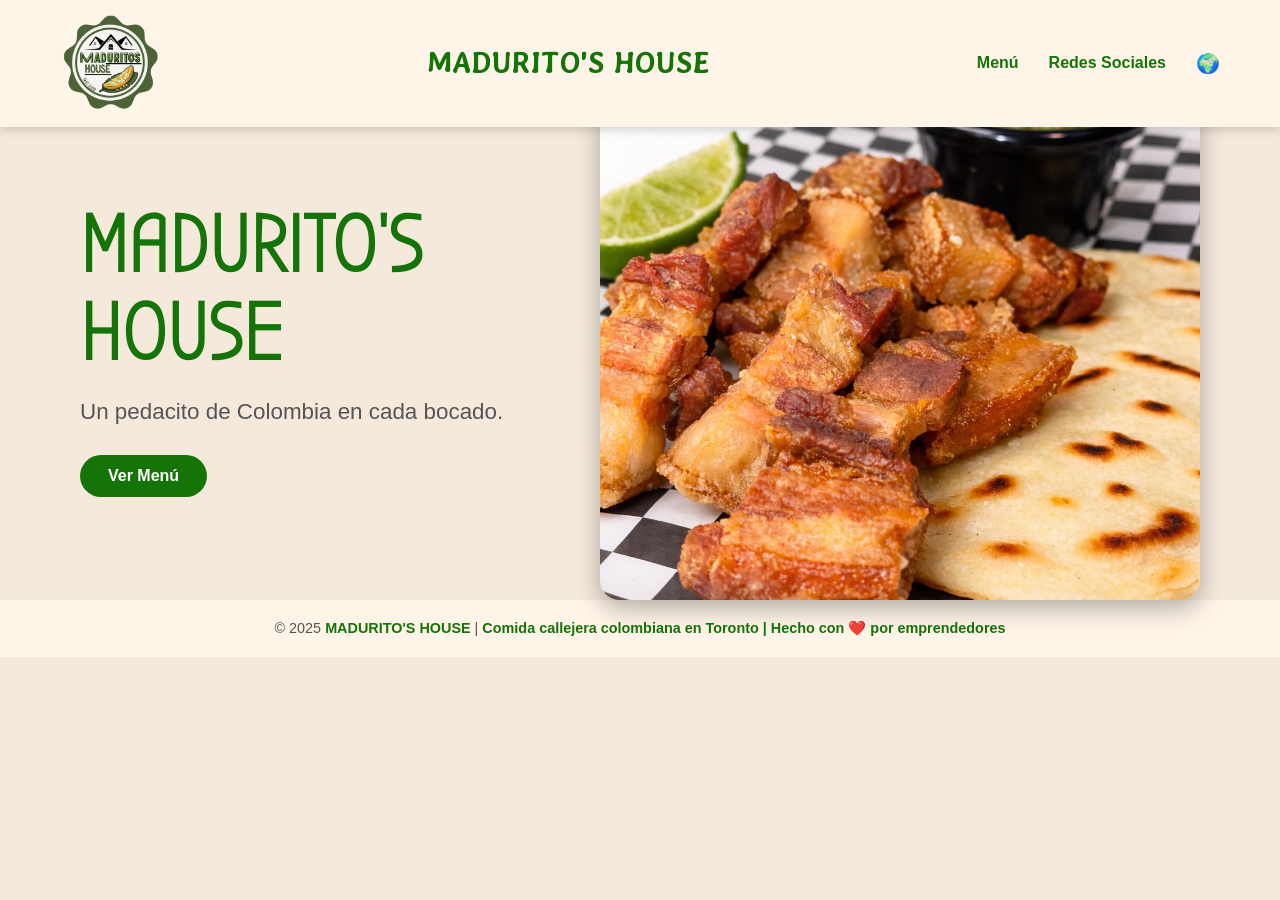
<file: index.html>
<!DOCTYPE html>
<html lang="es">
<head>
  <meta charset="UTF-8" />
  <meta name="viewport" content="width=device-width, initial-scale=1.0" />
  <title>MADURITO'S HOUSE | Comida Colombiana en Toronto</title>
  <link rel="icon" href="Images/MADURITOSNEWLOGO-Photoroom.png?v=2" type="image/x-icon" />

   <!-- Google Fonts -->
  <link rel="preconnect" href="https://fonts.googleapis.com">
  <link rel="preconnect" href="https://fonts.gstatic.com" crossorigin>
  <link href="https://fonts.googleapis.com/css2?family=Averia+Gruesa+Libre&family=Bubbler+One&display=swap" rel="stylesheet">

  <!-- Favicon principal -->
  <link rel="icon" type="image/png" sizes="96x96" href="/favicon-96x96.png?v=2" />
  <link rel="icon" type="image/svg+xml" href="/favicon.svg?v=2" />
  <link rel="shortcut icon" href="/favicon.ico?v=2" />

  <!-- Apple Touch Icon para iOS -->
  <link rel="apple-touch-icon" sizes="180x180" href="/apple-touch-icon.png?v=2" />
  <meta name="apple-mobile-web-app-title" content="MH" />

  <!-- Manifest para PWA / Android -->
  <link rel="manifest" href="/site.webmanifest?v=2" />
  <meta name="theme-color" content="#ffffff" />



<!-- 🔹 SEO y Marketing - MADURITO'S HOUSE -->
  <meta name="description" content="Disfruta el auténtico sabor colombiano en Toronto. Maduros, Desgranados, Perros y mucho mas en Madurito's House. ¡Ordena online o visítanos hoy!" />
  <meta name="keywords" content="comida colombiana, perros, madurito's house, arepas, empanadas, postres, toronto, latino food, colombian food, restaurant" />
  <meta name="author" content="MADURITO'S HOUSE - Juan Camilo Aza Murcia" />
  <meta http-equiv="Content-Language" content="es,en" />

  <!-- 🔹 Open Graph (para Facebook, Instagram y WhatsApp) -->
  <meta property="og:title" content="MADURITO'S HOUSE | Sabor Colombiano en Toronto" />
  <meta property="og:description" content="Comida colombiana hecha con amor. Maduros, Desgranados, Perros y mucho mas. ¡Ordena online en MADURITO'S HOUSE!" />
  <meta property="og:image" content="https://camiloaza08.github.io/Maduritos/Images/MADURITOSHOUSELOGO-removebg-preview.png" />
  <meta property="og:url" content="https://camiloaza08.github.io/Maduritos/" />
  <meta property="og:type" content="restaurant" />
  <meta property="og:locale" content="es_ES" />

  <!-- 🔹 Twitter Cards -->
  <meta name="twitter:card" content="summary_large_image" />
  <meta name="twitter:title" content="MADURITO'S HOUSE - Comida Colombiana en Toronto" />
  <meta name="twitter:description" content="Auténtico sabor colombiano. ¡Ordena online o visítanos hoy!" />
  <meta name="twitter:image" content="https://camiloaza08.github.io/Maduritos/Images/MADURITOSHOUSELOGO-removebg-preview.png" />

  <!-- 🔹 Datos estructurados (Google Schema para restaurante) -->
  <script type="application/ld+json">
  {
    "@context": "https://schema.org",
    "@type": "Restaurant",
    "name": "MADURITO'S HOUSE",
    "image": "https://camiloaza08.github.io/Maduritos/Images/MADURITOSHOUSELOGO-removebg-preview.png",
    "address": {
      "@type": "PostalAddress",
      "streetAddress": "Toronto, Ontario, Canadá",
      "addressLocality": "Toronto",
      "addressCountry": "CA"
    },
    "servesCuisine": "Comida Colombiana, Hamburguesas, Latinoamericana",
    "priceRange": "$$",
    "telephone": "+1 647 295 1328",
    "url": "https://camiloaza08.github.io/Maduritos/",
    "sameAs": [
      "https://www.instagram.com/maduritoshouse?igsh=OWs2dHY0N3c3cGI2&utm_source=qr"
    ]
  }
  </script>
  

  <style>
    /* ======== RESET ======== */
    * {
      margin: 0;
      padding: 0;
      box-sizing: border-box;
    }

    html, body {
      height: 100%;
      overflow: hidden; /* Evita scroll en escritorio */
    }

    body {
      font-family: 'Roboto', sans-serif;
      background-color: #f5e9dc;
      color: #333;
      overflow-x: hidden;
      display: flex;
      flex-direction: column;
    }

    /* ======== HEADER ======== */
    header {
      width: 100%;
      background: #fef4e8;
      color: #147408;
      display: flex;
      justify-content: space-between;
      align-items: center;
      padding: 15px 60px;
      position: fixed;
      top: 0;
      left: 0;
      z-index: 1000;
      box-shadow: 0 2px 10px rgba(0,0,0,0.2);
    }
   


    header .title {
      font-family: 'Averia Gruesa Libre', cursive;
      font-size: 1.8rem;
      font-weight: 800;
      letter-spacing: 1px;
    }

    nav {
      display: flex;
      align-items: center;
      gap: 30px;
    }

    nav a {
      text-decoration: none;
      color: #147408;
      font-weight: 600;
      transition: 0.3s;
    }

    nav a:hover {
      color: #36ea1e;
    }

    /* ======== SELECTOR DE IDIOMA ======== */
    .language-selector {
      position: relative;
    }

    .language-button {
      background: none;
      border: none;
      font-size: 1.2rem;
      cursor: pointer;
      color: #333;
    }

    .language-menu {
      position: absolute;
      top: 35px;
      right: 0;
      background: #fff;
      border-radius: 5px;
      box-shadow: 0 2px 10px rgba(0,0,0,0.2);
      display: none;
      list-style: none;
      padding: 5px 0;
      min-width: 80px;
      z-index: 999;
    }

    .language-menu li {
      padding: 8px 15px;
      cursor: pointer;
      transition: background 0.2s;
    }

    .language-menu li:hover {
      background: #147408;
      color: #fff;
    }

    .language-menu.show {
      display: block;
    }

    /* ======== HERO SECTION ======== */
    main.hero-container {
      display: flex;
      align-items: center;
      justify-content: space-between;
      height: calc(100vh - 120px); /* Header + Footer */
      padding: 100px 80px 0;
      flex: 1;
    }

    .hero-text {
      flex: 1;
      padding-right: 40px;
    }

    .hero-text h1 {
      font-family: 'Bubbler One', sans-serif;
      letter-spacing: 1px;
      font-size: 5rem;
      color: #147408;
      text-transform: uppercase;
      font-weight: 800;
      margin-bottom: 20px;
      line-height: 1.1;
    }



    .hero-text p {
      font-size: 1.4rem;
      color: #555;
      margin-bottom: 30px;
    }

    .hero-text .btn {
      display: inline-block;
      padding: 12px 28px;
      background-color: #147408;
      color: white;
      text-decoration: none;
      border-radius: 30px;
      font-weight: 600;
      transition: 0.3s;
    }

    .hero-text .btn:hover {
      background-color: #147408;
      transform: scale(1.05);
    }

    /* ======== CARRUSEL ======== */
    .hero-carousel {
      position: relative;
      width: 600px;
      height: 500px;
      border-radius: 20px;
      overflow: hidden;
      box-shadow: 0 8px 25px rgba(0,0,0,0.3);
    }

    .hero-carousel img {
      position: absolute;
      top: 0;
      left: 0;
      width: 100%;
      height: 100%;
      object-fit: cover;
      opacity: 0;
      transition: opacity 1s ease-in-out;
    }

    .hero-carousel img.active {
      opacity: 1;
    }

    /* ======== FOOTER ======== */
    footer {
      text-align: center;
      padding: 20px;
      color: #555;
      background-color: #fef4e8;
      font-size: 0.9rem;
      width: 100%;
    }

    footer span {
      color: #147408;
      font-weight: 600;
    }

    /* ======== MODO OSCURO ======== */
    @media (prefers-color-scheme: dark) {
      body {
        background-color: #1b1b1b;
        color: #fff;
      }

      header {
        background: #232323;
        color: white;
        box-shadow: 0 2px 10px rgba(0,0,0,0.5);
      }

      nav a {
        color: #eee;
      }

      nav a:hover {
        color: #147408;
      }

      .language-button {
        color: #fff;
      }

      .language-menu {
        background: #222;
        color: #fff;
      }

      footer {
        background-color: #111;
        color: #bbb;
      }
    }

    /* ======== RESPONSIVO ======== */
@media (max-width: 767px) {
  html, body {
    overflow: auto;
  }

  header {
    flex-direction: row; /* fila */
    justify-content: space-between; /* logo a la izquierda, nav a la derecha */
    align-items: center;
    padding: 10px 20px;
    gap: 0;
  }

  header .title {
    display: none; /* ocultamos el título */
  }

  nav {
    display: flex;
    align-items: center;
    gap: 15px;
    flex-wrap: nowrap;
  }

  nav a {
    font-size: 1rem;
  }

  main.hero-container {
    flex-direction: column;
    height: auto;
    padding: 120px 30px 60px;
    text-align: center;
  }

  .hero-text {
    padding: 30px;
  }

  .hero-text h1 {
    font-size: 3rem;
  }

  .hero-carousel {
    width: 100%;
    height: 300px;
    margin-top: 30px;
    margin-bottom: 30px;
  }
}

/* iPads verticales (Mini, Air, Pro) */
@media (min-width: 768px) and (max-width: 1200px) {
  main.hero-container {
    flex-direction: column;    /* texto arriba, carrusel abajo */
    align-items: center;       /* centra horizontalmente */
    text-align: center;        /* centra el texto */
    height: auto;              /* altura flexible */
    padding-top: 15vh;         /* espacio relativo desde arriba */
    padding-left: 5vw;
    padding-right: 5vw;
    padding-bottom: 5vh;
  }
  header {
    padding: 1px 20px;
  }

  header .title {
    display: none;
  }

  .hero-text {
    padding-bottom: 3vh;       /* separación del carrusel */
  }

  .hero-text h1 {
    font-size: 4.5rem;         /* tamaño adecuado para todos los iPads */
    line-height: 1.1;
  }

  .hero-text p {
    font-size: 1.6rem;         /* párrafo legible */
  }

  .hero-carousel {
    width: 90%;                /* ancho adaptable */
    max-width: 900px;          /* límite máximo para iPad Pro */
    height: 50vh;              /* altura relativa a la pantalla */
    margin-top: 0;
    margin-bottom: 2vh;
  }
}

@media (max-width: 1366px) {
  html, body {
    overflow: auto; /* permite scroll vertical */
    height: auto;   /* altura flexible */
  }
}
/* iPad horizontal */
@media (min-width: 768px) and (max-width: 1200px) and (orientation: landscape) {
  header {
    padding: 0px 15px; /* menos padding */
  }
}
    
  </style>
</head>

<body>
  <!-- ======== HEADER ======== -->
  <header>
    <img src="Images/MADURITOSNEWLOGO-Photoroom.png" alt="logo" width="100px" class="logo"/>
    <h1 class="title">MADURITO'S HOUSE</h1>
    <nav>
      <a href="menu.html" data-i18n="menu">Menú</a>
      <a href="aboutus.html" data-i18n="about">Redes Sociales</a>

      <div class="language-selector">
        <button class="language-button" id="language-button">🌍</button>
        <ul class="language-menu" id="language-menu">
          <li data-lang="es">ES</li>
          <li data-lang="en">EN</li>
        </ul>
      </div>
    </nav>
  </header>

  <!-- ======== CONTENIDO PRINCIPAL ======== -->
  <main class="hero-container">
    <section class="hero-text">
      <h1 data-i18n="title">MADURITO'S<br>HOUSE</h1>
      <p data-i18n="subtitle">Un pedacito de Colombia en cada bocado.</p>
      <a href="menu.html" class="btn" data-i18n="see_menu">Ver Menú</a>
    </section>

    <section class="hero-carousel">
      <img src="Images/CHICHARRON_HOME_IA.jpeg" alt="Chicharrón" class="active">
      <img src="Images/AREPACHOCLO_IA.jpeg" alt="Arepa de Choclo">
      <img src="Images/PERROLOCO_HOME_IA.jpeg" alt="Perro Loco">
      <img src="Images/MADUROMIXTO_IA.jpeg" alt="Maduro Mixto">
      <img src="Images/DESGRANADO_HOME_IA.jpeg" alt="Desgranado">
      <img src="Images/EMPANADASHOME.jpeg" alt="Empanadas">
      <img src="Images/PERROESPECIAL_IA.jpeg" alt="Perro Especial">
      <img src="Images/ALITAS_IA.jpeg" alt="Alitas">

    </section>
  </main>

  <!-- ======== FOOTER ======== -->
  <footer>
    © 2025 <span>MADURITO'S HOUSE</span> | <span data-i18n="footer_text">Comida callejera colombiana en Toronto | Hecho con ❤️ por emprendedores.</span>
  </footer>

  <!-- ======== SCRIPTS ======== -->
  <script>
    /* === Carrusel === */
    const images = document.querySelectorAll('.hero-carousel img');
    let current = 0;
    function changeImage() {
      images[current].classList.remove('active');
      current = (current + 1) % images.length;
      images[current].classList.add('active');
    }
    setInterval(changeImage, 4000);

    /* === Traducciones === */
    const language = {
      es: {
        menu: "Menú",
        about: "Redes Sociales",
        title: "Madurito's\nHouse",
        subtitle: "Un pedacito de Colombia en cada bocado.",
        see_menu: "Ver Menú",
        footer_text: "Comida callejera colombiana en Toronto | Hecho con ❤️ por emprendedores"
      },
      en: {
        menu: "Menu",
        about: "Social Media",
        title: "Madurito's\nHouse",
        subtitle: "A little taste of Colombia in every bite.",
        see_menu: "See Menu",
        footer_text: "Colombian street food in Toronto | Made with ❤️ by entrepreneurs"
      }
    };

    let currentLang = localStorage.getItem('lang') || 'es';

    function updateTexts(lang) {
      document.querySelectorAll('[data-i18n]').forEach(el => {
        const key = el.getAttribute('data-i18n');
        el.textContent = language[lang][key];
      });
    }

    updateTexts(currentLang);

    const langBtn = document.getElementById('language-button');
    const langMenu = document.getElementById('language-menu');

    langBtn.addEventListener('click', () => {
      langMenu.classList.toggle('show');
    });

    langMenu.querySelectorAll('li').forEach(item => {
      item.addEventListener('click', () => {
        const selectedLang = item.getAttribute('data-lang');
        currentLang = selectedLang;
        localStorage.setItem('lang', selectedLang);
        updateTexts(selectedLang);
        langMenu.classList.remove('show');
      });
    });

    document.addEventListener('click', e => {
      if (!langBtn.contains(e.target) && !langMenu.contains(e.target)) {
        langMenu.classList.remove('show');
      }
    });
  </script>
</body>
</html>
</file>
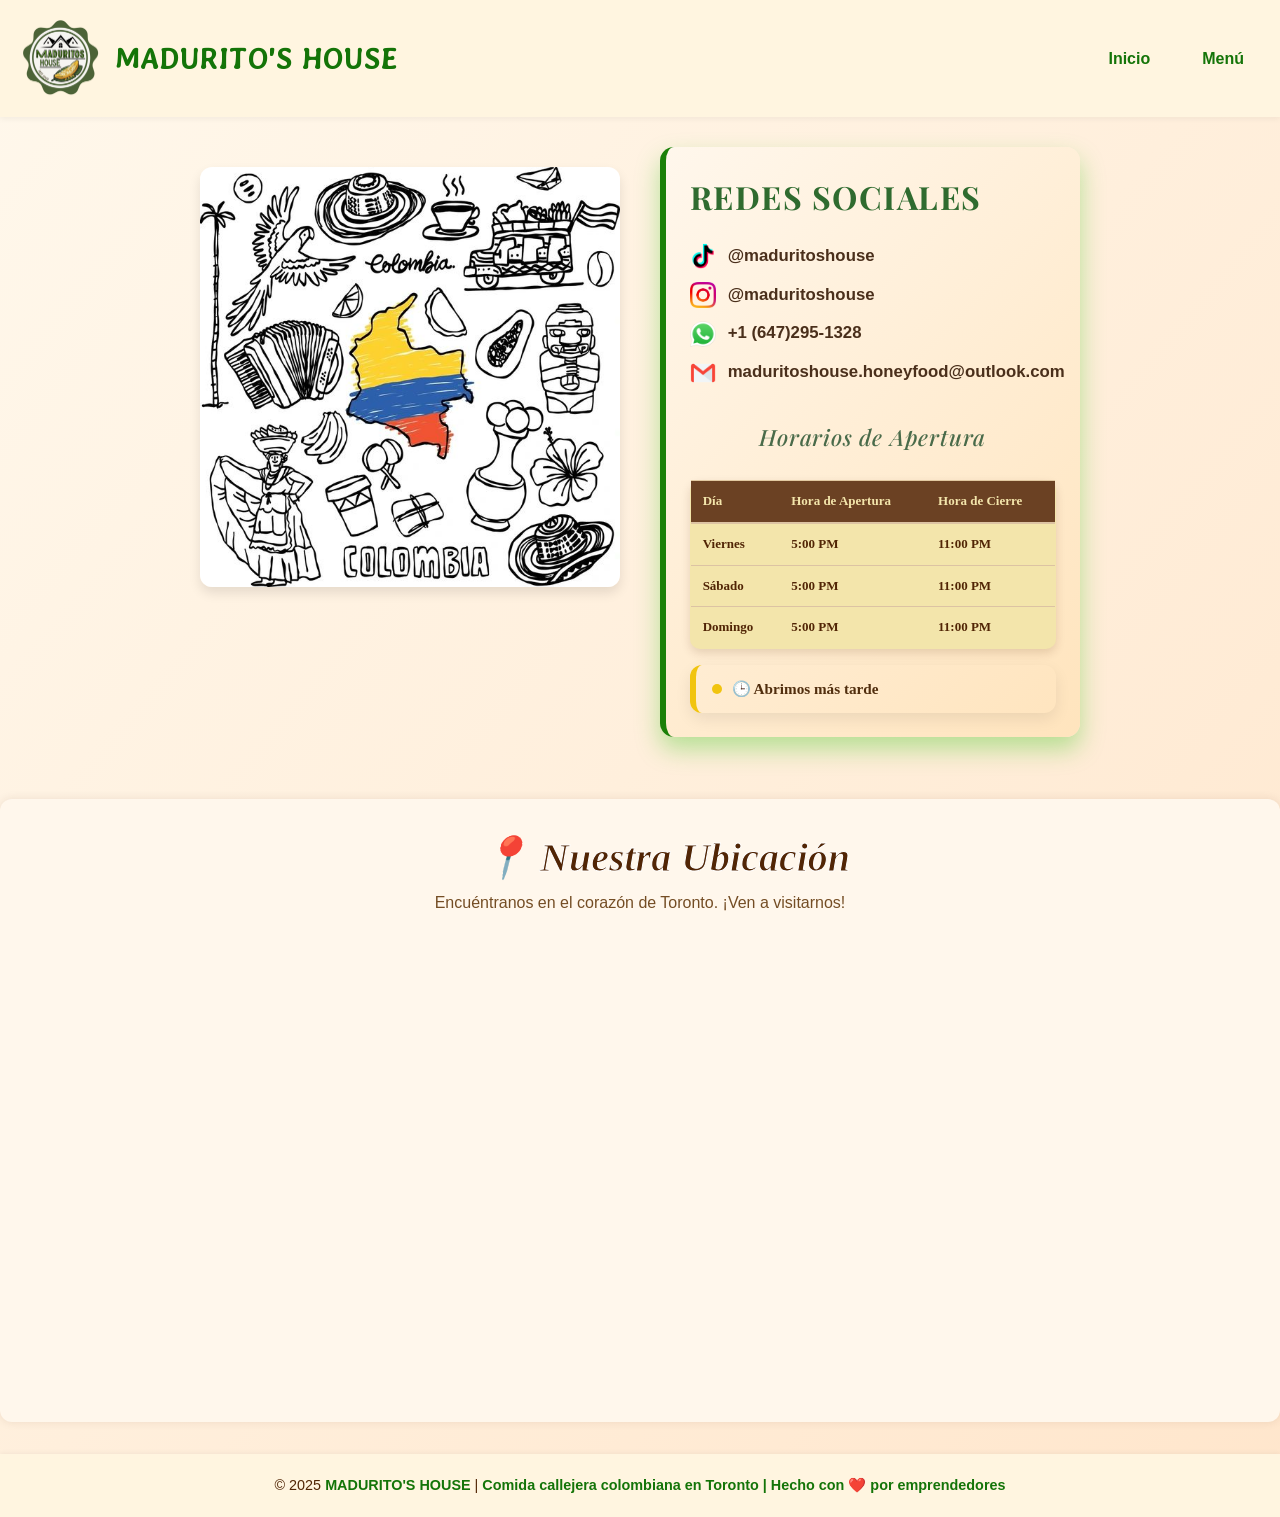
<file: aboutus.html>
<!DOCTYPE html>
<html lang="en">
<head>
    <meta charset="UTF-8">
    <meta name="viewport" content="width=device-width, initial-scale=1.0">
    <title>MADURITO'S HOUSE</title>
    <link rel="icon" href="Images/MADURITOSNEWLOGO-Photoroom.png" type="image/x-icon">
    <link rel="preconnect" href="https://fonts.googleapis.com">
    <link rel="preconnect" href="https://fonts.gstatic.com" crossorigin>
    <link href="https://fonts.googleapis.com/css2?family=Averia+Gruesa+Libre&family=Bubbler+One&display=swap" rel="stylesheet">
    <link href="https://fonts.googleapis.com/css2?family=Playfair+Display:wght@600;700&display=swap" rel="stylesheet">

    <link rel="stylesheet" href="styles.css">
</head>
<body>
    <header class="header">
    <img src="Images/MADURITOSNEWLOGO-Photoroom.png" alt="Madurito's House Logo" class="logo" />
    <h1 class="title" data-i18n="title">HONEY BURGERS</h1>

    <nav class="nav-desktop">
      <a href="index.html" class="nav-link" data-i18n="home">Home</a>
      <a href="menu.html" class="nav-link" data-i18n="menu">Menu</a>
    </nav>

    <div class="hamburger" onclick="toggleMobileMenu()">
      <div class="line"></div>
      <div class="line"></div>
      <div class="line"></div>
    </div>
    <nav id="mobile-menu" class="nav-mobile hidden">
      <a href="index.html" data-i18n="home">Home</a>
      <a href="menu.html" data-i18n="menu">Menu</a>
    </nav>
  </header>

  <div class="content-wrapper">
    <div class="left-column">
      <img src="Images/COLOMBIA.jpeg" alt="Colombia" />
    </div>

    <div class="right-column">
      <h1 class="title" data-i18n="social_media">SOCIAL MEDIA</h1>
      <ul id="socialmedia">
        <li>
          <img src="Images/tiktok.webp" alt="TikTok" class="icon" />
          <a href="https://www.tiktok.com/@maduritoshouse?_r=1&_t=ZS-93IXhvHujOS" target="_blank">@maduritoshouse</a>
        </li>
        <li>
          <img src="Images/instagram.jpg" alt="Instagram" class="icon" />
          <a href="https://www.instagram.com/maduritoshouse?igsh=OWs2dHY0N3c3cGI2&utm_source=qr" target="_blank">@maduritoshouse</a>
        </li>
        <li>
          <img src="Images/Whatsapp.png" alt="WhatsApp" class="icon" />
          <a href="https://wa.me/+16472351328" target="_blank">+1 (647)295-1328</a>
        </li>
        <li>
          <img src="Images/email.webp" alt="Correo" class="icon" />
          <a href="mailto:maduritoshouse.honeyfood@outlook.com">maduritoshouse.honeyfood@outlook.com</a>
        </li>
      </ul>

      <table>
        <caption class="subtitle" data-i18n="opening_hours">Horarios de Apertura</caption>
        <thead>
          <tr>
            <th data-i18n="day">Día</th>
            <th data-i18n="open_time">Hora de Apertura</th>
            <th data-i18n="close_time">Hora de Cierre</th>
          </tr>
        </thead>
        <tbody>
          <tr data-dia="Viernes" class="highlight">
            <td data-i18n="friday">Viernes</td>
            <td>5:00 PM</td>
            <td>11:00 PM</td>
          </tr>
          <tr data-dia="Sábado">
            <td data-i18n="saturday">Sábado</td>
            <td>5:00 PM</td>
            <td>11:00 PM</td>
          </tr>
          <tr data-dia="Domingo" class="highlight">
            <td data-i18n="sunday">Domingo</td>
            <td>5:00 PM</td>
            <td>11:00 PM</td>
          </tr>
        </tbody>
      </table>
      <div id="estado-horario" class="estado-horario"></div>
    </div>
  </div>

  <section class="ubicacion">
    <h2 data-i18n="location">📍 Nuestra Ubicación</h2>
    <p data-i18n="location_text">Encuéntranos en el corazón de Toronto. ¡Ven a visitarnos!</p>
    <iframe src="https://www.google.com/maps/embed?pb=!1m18!1m12!1m3!1d5763.292500654737!2d-79.4220289880967!3d43.75944224543204!2m3!1f0!2f0!3f0!3m2!1i1024!2i768!4f13.1!3m3!1m2!1s0x882b2d7c2b7a13cd%3A0xd89544154be28d34!2s173%20Sheppard%20Ave%20W%2C%20North%20York%2C%20ON%20M2N%201M9!5e0!3m2!1ses-419!2sca!4v1749055995611!5m2!1ses-419!2sca" 
     width="100%" height="450" style="border:0;" allowfullscreen loading="lazy"></iframe>
  </section>

  <footer>
    © 2025 <span>MADURITO'S HOUSE</span> | <span data-i18n="footer_text">Comida callejera colombiana en Toronto | Hecho con ❤️ por emprendedores</span>
  </footer>
  <script src="language.js"></script>
<script>
  function toggleMobileMenu() {
    document.getElementById("mobile-menu").classList.toggle("hidden");
  }

  function updateHorario(lang) {
    const estadoDiv = document.getElementById("estado-horario");
    if (!estadoDiv) return;

    const textos = translations[lang]?.estado || translations.es.estado;

    const diasSemana = [
      "Domingo", "Lunes", "Martes", "Miércoles", "Jueves", "Viernes", "Sábado"
    ];

    const diaActual = diasSemana[new Date().getDay()];

    const horarios = {
      "Viernes": { apertura: "17:00", cierre: "23:00" },
      "Sábado": { apertura: "17:00", cierre: "23:00" },
      "Domingo": { apertura: "17:00", cierre: "23:00" },
    };

    estadoDiv.className = "estado-horario";

    if (!horarios[diaActual]) {
      estadoDiv.textContent = textos.cerradoHoy;
      estadoDiv.classList.add("cerrado");
      return;
    }

    const ahora = new Date();
    const [hA, mA] = horarios[diaActual].apertura.split(":");
    const [hC, mC] = horarios[diaActual].cierre.split(":");

    const apertura = new Date(
      ahora.getFullYear(), ahora.getMonth(), ahora.getDate(), hA, mA
    );
    const cierre = new Date(
      ahora.getFullYear(), ahora.getMonth(), ahora.getDate(), hC, mC
    );

    if (ahora < apertura) {
      estadoDiv.textContent = textos.proximamente;
      estadoDiv.classList.add("proximamente");
    } else if (ahora < cierre) {
      estadoDiv.textContent = textos.abierto;
      estadoDiv.classList.add("abierto");
    } else {
      estadoDiv.textContent = textos.cerrado;
      estadoDiv.classList.add("cerrado");
    }
  }

  document.addEventListener("DOMContentLoaded", () => {
    updateHorario(currentLang);
  });
</script>





</body>
</html>
</file>
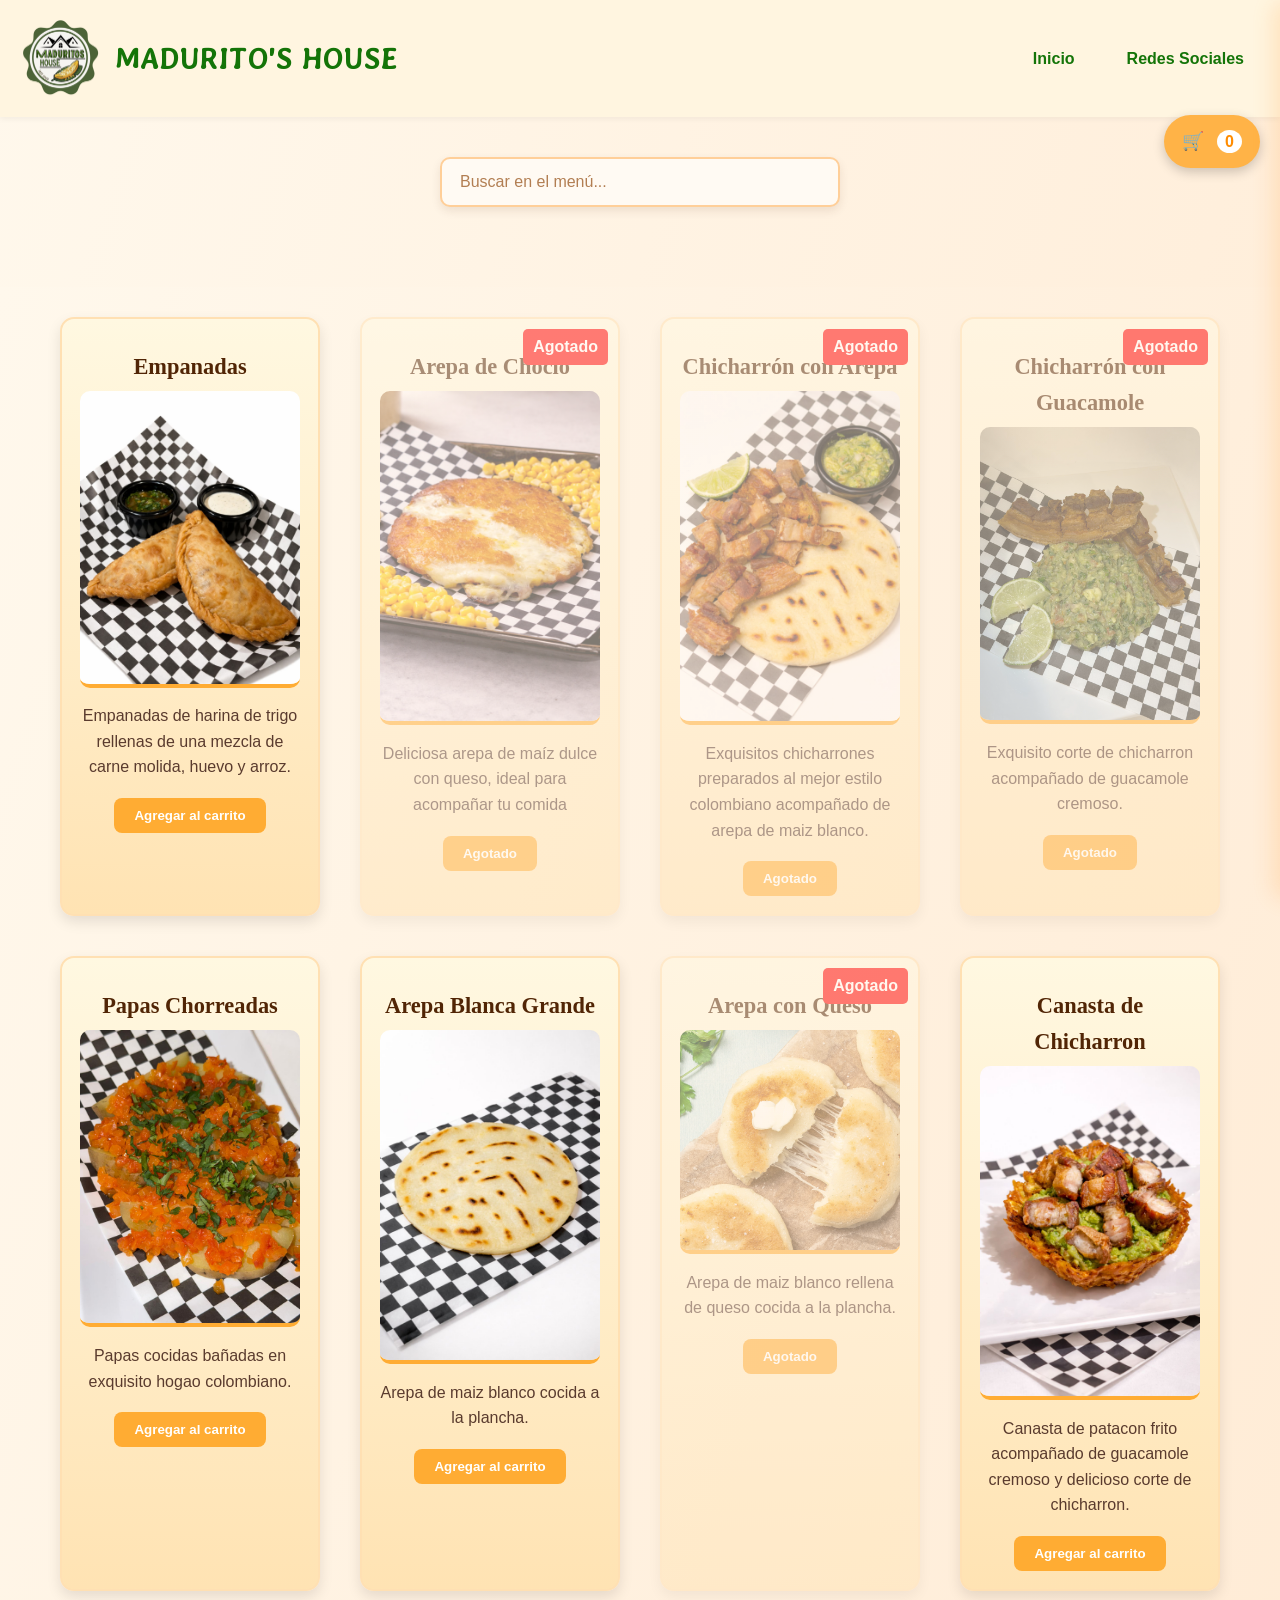
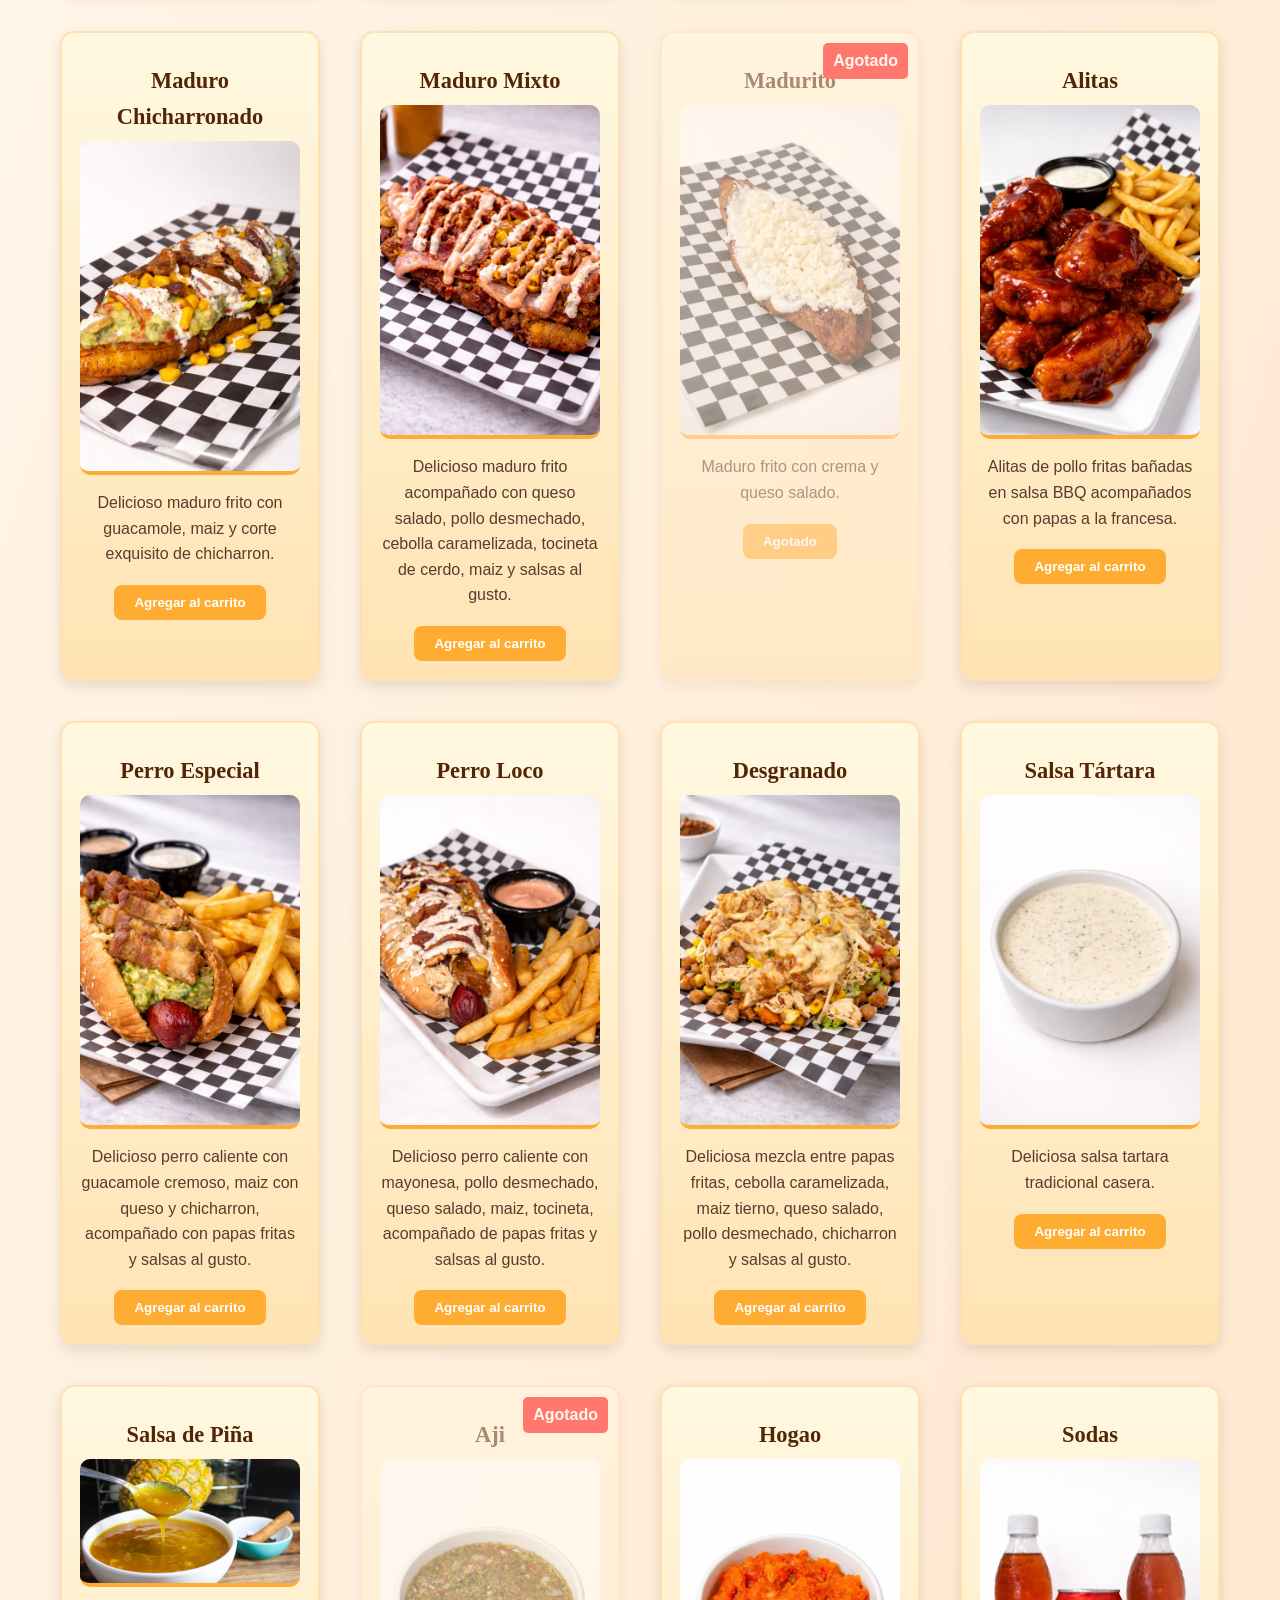
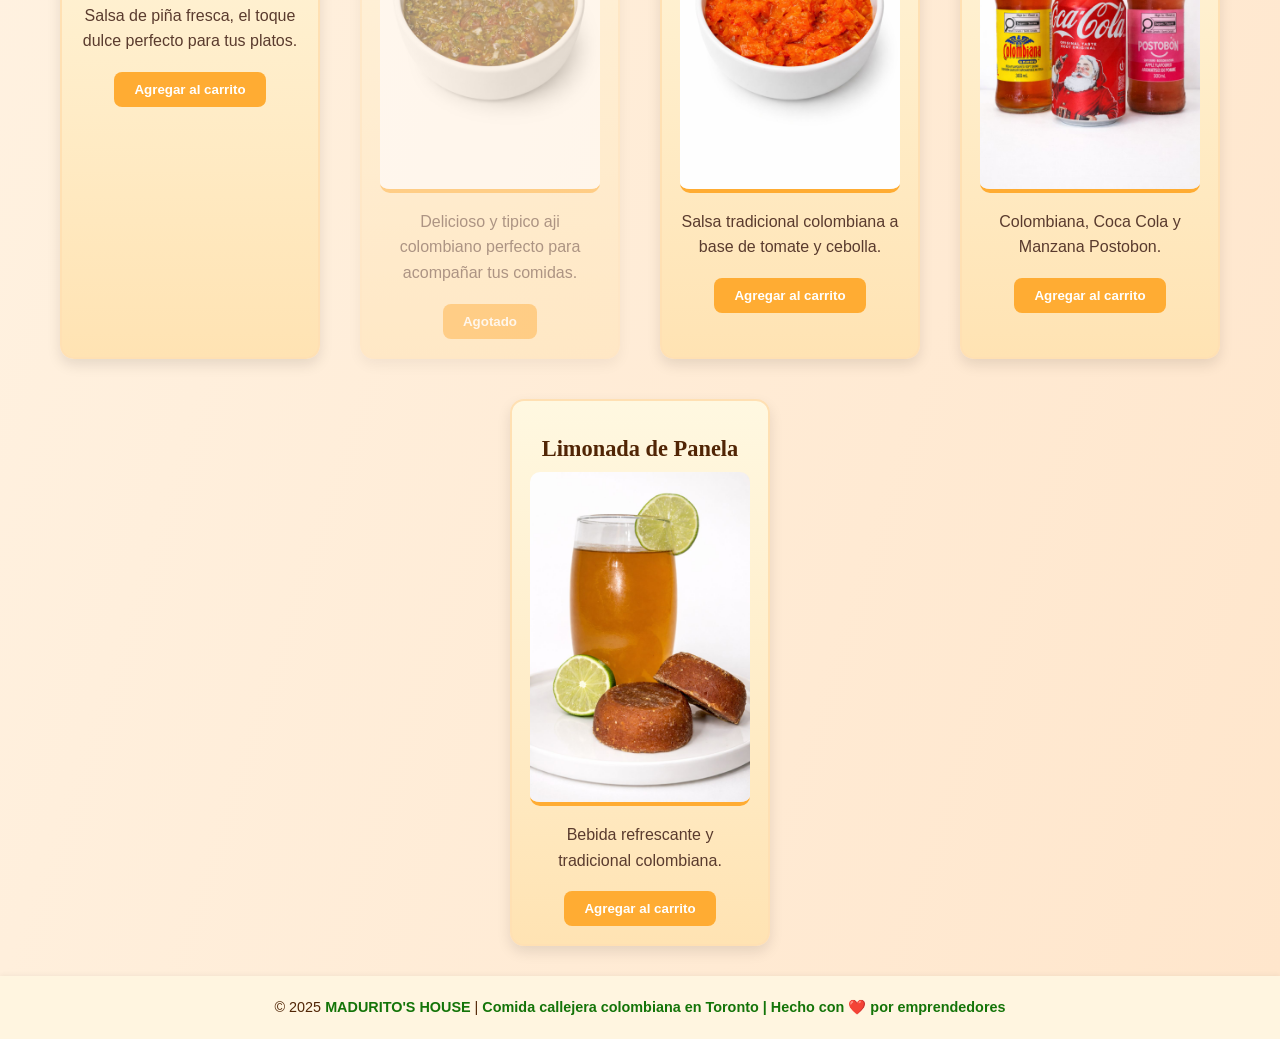
<file: menu.html>
<!DOCTYPE html>
<html lang="en">
    <head>
        <meta charset="UTF-8">
        <meta name="viewport" content="width=device-width, initial-scale=1.0">
        <title>MADURITO'S HOUSE</title>
        <link rel="icon" href="Images/MADURITOSNEWLOGO-Photoroom.png" type="image/x-icon">
        <link rel="preconnect" href="https://fonts.googleapis.com">
        <link rel="preconnect" href="https://fonts.gstatic.com" crossorigin>
        <link href="https://fonts.googleapis.com/css2?family=Averia+Gruesa+Libre&family=Bubbler+One&display=swap" rel="stylesheet">
        <link rel="stylesheet" href="styles.css">
    </head>
    <body>
        <header class="header">
  <img src="Images/MADURITOSNEWLOGO-Photoroom.png" alt="Logo de Honey Food" class="logo" />
  <h1 class="title" data-i18n="title">HONEY BURGERS</h1>

  <!-- Navegación visible en escritorio -->
  <nav class="nav-desktop">
    <a href="index.html" class="nav-link" data-i18n="home">Home</a>
    <a href="aboutus.html" class="nav-link" data-i18n="about_us">Redes Sociales</a>
  </nav>

  <!-- Menú hamburguesa (visible solo en móvil) -->
  <div class="hamburger" onclick="toggleMobileMenu()">
    <div class="line"></div>
    <div class="line"></div>
    <div class="line"></div>
  </div>
  <nav id="mobile-menu" class="nav-mobile hidden">
    <a href="index.html" data-i18n="home">Home</a>
    <a href="aboutus.html" data-i18n="about_us">Redes Sociales</a>
  </nav>
</header>

<!-- Contenedor principal de productos -->
<div class="filtro-menu">
  <input type="text" id="buscador" data-i18n="search_placeholder" placeholder="" />
</div>

<div class="container">
    <!-- Producto 1 -->
  <div class="product-card">
    <h3 data-i18n="product_empanadas">Empanadas</h3>
    <img src="Images/EMPANADAS_IA.jpeg" alt="Empanadas" />
    <p data-i18n="desc_empanadas">Empanadas de harina de trigo rellenas de una mezcla de carne molida, huevo y arroz.</p>
    <button class="add-to-cart" data-product="Empanadas" data-i18n="add_to_cart">Agregar al carrito</button>
  </div>

  <!-- Producto 2 -->
  <div class="product-card">
    <h3 data-i18n="product_arepa_choclo">Arepa de Choclo</h3>
    <img src="Images/AREPACHOCLO_IA.jpeg" alt="Arepa de Choclo" />
    <p data-i18n="desc_arepa_choclo">Deliciosa arepa de maiz dulce con queso, ideal para acompañar tu comida.</p>
    <button class="add-to-cart" data-product="Arepa de Choclo" data-i18n="add_to_cart">Agregar al carrito</button>
  </div>

  <!-- Producto 3 -->
  <div class="product-card">
    <h3 data-i18n="product_chicharron_arepa">Chicharron con Arepa</h3>
    <img src="Images/CHICHARRONCONAREPA_IA.jpeg" alt="Chicharron con Arepa" />
    <p data-i18n="desc_chicharron_arepa">Exquisitos chicharrones preparados al mejor estilo colombiano acompañado de arepa de maiz blanco.</p>
    <button class="add-to-cart" data-product="Chicharron con Arepa" data-i18n="add_to_cart">Agregar al carrito</button>
  </div>

  <!-- Producto 4 -->
  <div class="product-card">
    <h3 data-i18n="product_chicharronguacamole">Chicharron con Guacamole</h3>
    <img src="Images/ChicharronGuacamoleMH.jpeg" alt="Chicharron con Guacamole" />
    <p data-i18n="desc_chicharronguacamole">Exquisito corte de chicharron acompañado de guacamole cremoso.</p>
    <button class="add-to-cart" data-product="Chicharron con Guacamole" data-i18n="add_to_cart">Agregar al carrito</button>
  </div>

  <!-- Producto 5 -->
  <div class="product-card">
    <h3 data-i18n="product_papas_chorreadas">Papas Chorreadas</h3>
    <img src="Images/PAPASCHORREADASMH.jpeg" alt="Papas Chorreadas" />
    <p data-i18n="desc_papas_chorreadas">Papas cocidas bañadas en exquisito hogao Colombiano.</p>
    <button class="add-to-cart" data-product="Papas Chorreadas" data-i18n="add_to_cart">Agregar al carrito</button>
  </div>

  <!-- Producto 6 -->
  <div class="product-card">
    <h3 data-i18n="product_arepa_blanca">Arepa Blanca Grande</h3>
    <img src="Images/AREPAGRANDE_IA.jpeg" alt="Arepa Blanca Grande" />
    <p data-i18n="desc_arepa_blanca">Arepa de maiz blanco cocida a la plancha.</p>
    <button class="add-to-cart" data-product="Arepa Blanca Grande" data-i18n="add_to_cart">Agregar al carrito</button>
  </div>

  <!-- Producto 7 -->
  <div class="product-card">
    <h3 data-i18n="product_arepa_queso">Arepa con Queso</h3>
    <img src="Images/Arepas-con-Queso-Recipe-S4.jpg" alt="Arepa con Queso" />
    <p data-i18n="desc_arepa_queso">Arepa de maiz blanco rellena de queso cocida a la plancha.</p>
    <button class="add-to-cart" data-product="Arepa Blanca con Queso" data-i18n="add_to_cart">Agregar al carrito</button>
  </div>

  <!-- Producto 8 -->
  <div class="product-card">
    <h3 data-i18n="product_patacon">Canasta de Chicharron</h3>
    <img src="Images/CANASTACHICHARRON_IA.jpeg" alt="Canasta de Chicharron" />
    <p data-i18n="desc_patacon">Canasta de patacon frito acompañado de guacamole cremoso y delicioso corte de chicharron.</p>
    <button class="add-to-cart" data-product="Canasta de Chicharron" data-i18n="add_to_cart">Agregar al carrito</button>
  </div>

  <!-- Producto 9 -->
  <div class="product-card">
    <h3 data-i18n="product_madurochicharronado">Maduro Chicharronado</h3>
    <img src="Images/MADUROCHICHARRONADO_IA.jpeg" alt="Maduro Chicharronado" />
    <p data-i18n="desc_madurochicharronado">Delicioso maduro frito con guacamole, maiz y corte exquisito de chicharron.</p>
    <button class="add-to-cart" data-product="Maduro Chicharronado" data-i18n="add_to_cart">Agregar al carrito</button>
  </div>

  <!-- Producto 10 -->
  <div class="product-card">
    <h3 data-i18n="product_maduromixto">Maduro Mixto</h3>
    <img src="Images/MADUROMIXTO_IA.jpeg" alt="Maduro Mixto" />
    <p data-i18n="desc_maduromixto">Delicioso maduro frito acompañado con queso salado, pollo desmechado, cebolla caramelizada, tocineta de cerdo, maiz y salsas al gusto.</p>
    <button class="add-to-cart" data-product="Maduro Mixto" data-i18n="add_to_cart">Agregar al carrito</button>
  </div>

  <!-- Producto 11 -->
  <div class="product-card">
    <h3 data-i18n="product_madurito">Madurito</h3>
    <img src="Images/MADUROCONQUESO_IA.jpeg" alt="Madurito" />
    <p data-i18n="desc_madurito">Maduro frito con crema y queso salado.</p>
    <button class="add-to-cart" data-product="Madurito" data-i18n="add_to_cart">Agregar al carrito</button>
  </div>

  <!-- Producto 12 -->
  <div class="product-card">
    <h3 data-i18n="product_alitas">Alitas</h3>
    <img src="Images/ALITAS_IA.jpeg" alt="Alitas" />
    <p data-i18n="desc_alitas">Alitas de pollo fritas bañadas en salsa BBQ acompañados con papas a la francesa.</p>
    <button class="add-to-cart" data-product="Alitas" data-i18n="add_to_cart">Agregar al carrito</button>
  </div>

  <!-- Producto 13 -->
  <div class="product-card">
    <h3 data-i18n="product_perro_especial">Perro Especial</h3>
    <img src="Images/PERROESPECIAL_IA.jpeg" alt="Perro Especial" />
    <p data-i18n="desc_perro_especial">Delicioso perro caliente con guacamole cremoso, maiz con queso y chicharron, acompañado con papas fritas y salsas al gusto.</p>
    <button class="add-to-cart" data-product="Perro Especial" data-i18n="add_to_cart">Agregar al carrito</button>
  </div>

  <!-- Producto 14 -->
  <div class="product-card">
    <h3 data-i18n="product_perro_loco">Perro Loco</h3>
    <img src="Images/PERROLOCO_IA.jpeg" alt="Perro Loco" />
    <p data-i18n="desc_perro_loco">Delicioso perro caliente con mayosena, pollo desmechado, queso salado, maiz, tocineta, acompañado de papas fritas y salsas al gusto.</p>
    <button class="add-to-cart" data-product="Perro Loco" data-i18n="add_to_cart">Agregar al carrito</button>
  </div>

  <!-- Producto 15 -->
  <div class="product-card">
    <h3 data-i18n="product_desgranado">Desgranado</h3>
    <img src="Images/DESGRANADO_IA.jpeg" alt="Desgranado" />
    <p data-i18n="desc_desgranado">Deliciosa mezcla entre papas fritas, cebolla caramelizada, maiz tierno, queso salado, pollo desmechado, chicharron y salsas al gusto.</p>
    <button class="add-to-cart" data-product="Desgranado" data-i18n="add_to_cart">Agregar al carrito</button>
  </div>

  <!-- Producto 16 -->
  <div class="product-card">
    <h3 data-i18n="product_salsa_tartara">Salsa Tártara</h3>
    <img src="Images/TARTARA_IA.jpeg" alt="Salsa Tártara" />
    <p data-i18n="desc_salsa_tartara">Deliciosa salsa tartara tradicional casera.</p>
    <button class="add-to-cart" data-product="Salsa Tártara" data-i18n="add_to_cart">Agregar al carrito</button>
  </div>

  <!-- Producto 17 -->
  <div class="product-card">
    <h3 data-i18n="product_salsa_pina">Salsa de Piña</h3>
    <img src="Images/piña.jpg" alt="Salsa de Piña" />
    <p data-i18n="desc_salsa_pina">Salsa de piña fresca, el toque dulce perfecto para tus platos.</p>
    <button class="add-to-cart" data-product="Salsa de Piña" data-i18n="add_to_cart">Agregar al carrito</button>
  </div>

  <!-- Producto 18 -->
  <div class="product-card">
    <h3 data-i18n="product_aji">Aji</h3>
    <img src="Images/AJI_IA.jpeg" alt="Aji" />
    <p data-i18n="desc_aji">Delicioso y tipico aji colombiano perfecto para acompañar tus comidas.</p>
    <button class="add-to-cart" data-product="Aji" data-i18n="add_to_cart">Agregar al carrito</button>
  </div>

  <!-- Producto 19 -->
  <div class="product-card">
    <h3 data-i18n="product_hogao">Hogao</h3>
    <img src="Images/HOGAO_IA.jpeg" alt="Hogao" />
    <p data-i18n="desc_hogao">Salsa tradicional colombiana a base de tomate y cebolla.</p>
    <button class="add-to-cart" data-product="Hogao" data-i18n="add_to_cart">Agregar al carrito</button>
  </div>

  <!-- Producto 20 -->
  <div class="product-card">
    <h3 data-i18n="product_sodas">Sodas</h3>
    <img src="Images/SODAS_IA.jpeg" alt="Sodas" />
    <p data-i18n="desc_sodas">Colombiana, Coca Cola y Manzana Postobon.</p>
    <button class="add-to-cart" data-product="Sodas" data-i18n="add_to_cart">Agregar al carrito</button>
  </div>

   <!-- Producto 21 -->
  <div class="product-card">
    <h3 data-i18n="product_limonada">Limonada de Panela</h3>
    <img src="Images/LIMONADAPANELA_IA.jpeg" alt="Limonada de Panela" />
    <p data-i18n="desc_limonada">Bebida refrescante y tradicional colombiana.</p>
    <button class="add-to-cart" data-product="Limonada de Panela" data-i18n="add_to_cart">Agregar al carrito</button>
  </div>

</div>

<!-- Panel flotante del carrito -->
<div id="cart-panel">
  <button class="close-cart" onclick="cerrarCarrito()" aria-label="Cerrar carrito">×</button>
  <h3 data-i18n="your_order">Tu pedido</h3>
  <ul id="cart-items"></ul>
  <button class="btn-enviar" onclick="enviarPedido()" data-i18n="send_order">Enviar pedido por WhatsApp</button>
  <button class="btn-enviar" onclick="vaciarCarrito()" data-i18n="empty_cart">🗑️ Vaciar carrito</button>
</div>

<!-- Botón flotante del carrito -->
<div id="cart-button" onclick="abrirCarrito()" aria-label="Abrir carrito">
  🛒 <span id="cart-count">0</span>
</div>

<!-- Botón volver arriba -->
<button id="scrollTopBtn" aria-label="Volver arriba" >🔝</button>

<footer>
    © 2025 <span>MADURITO'S HOUSE</span> | <span data-i18n="footer_text">Comida callejera colombiana en Toronto | Hecho con ❤️ por emprendedores</span>
  </footer>

  <!-- Modal selección de soda -->
<div id="soda-modal" class="soda-modal hidden">
  <div class="soda-modal-content">

    <h2 data-i18n="escoger_soda">Escoge tu soda</h2>

    <div class="soda-options">

      <button class="soda-option" data-soda="Manzana Postobon">
        <img src="Images/MANZANA_IA.jpeg" alt="Manzana Postobon">
        <span>Manzana Postobon</span>
      </button>

      <button class="soda-option" data-soda="Colombiana">
        <img src="Images/COLOMBIANA_IA.jpeg" alt="Colombiana">
        <span>Colombiana</span>
      </button>

      <button class="soda-option" data-soda="Coca Cola">
        <img src="Images/COCA-COLA_IA.jpeg" alt="Coca Cola">
        <span>Coca Cola</span>
      </button>

    </div>

    <button data-i18n="cancelar_soda" class="close-soda">Cancelar</button>

  </div>
</div>

<script src="language.js"></script>

<!-- Script principal -->
<script>
fetch(`stock.json?v=${Date.now()}`)
  .then(res => res.json())
  .then(stock => {
    const buttons = document.querySelectorAll('.add-to-cart');
    buttons.forEach(button => {
      const productName = button.getAttribute('data-product');
      if (stock.hasOwnProperty(productName) && !stock[productName]) {
        const productCard = button.closest('.product-card');
        if (productCard) {
          productCard.classList.add('sold-out');

          // Usamos tu language.js / translations
          const textoAgotado = translations[currentLang]?.sold_out || "Sold Out";
          productCard.dataset.status = textoAgotado;
        }

        // Opcional: también puedes cambiar el botón
        button.textContent = translations[currentLang]?.sold_out || "Sold Out";
        button.disabled = true;
      }
    });
  })
  .catch(err => console.error('Error cargando stock:', err));

document.addEventListener("DOMContentLoaded", () => {
  const cart = [];
  const precios = {
    "Empanadas": 4.0,
    "Arepa de Choclo": 9.0,
    "Chicharron con Arepa": 11.0,
    "Chicharron con Guacamole":14.5,
    "Papas Chorreadas": 8.0,
    "Arepa Blanca Grande":2.0,
    "Arepa Blanca con Queso":2.0,
    "Canasta de Chicharron": 20.0,
    "Maduro Chicharronado":20.0,
    "Maduro Mixto":20.0,
    "Madurito":8.0,
    "Alitas":20.0,
    "Perro Especial":20.0,
    "Perro Loco":20.0,
    "Desgranado":25.0,
    "Salsa Tártara": 3.0,
    "Salsa de Piña": 3.0,
    "Aji":3.0,
    "Hogao": 3.0,
    "Manzana Postobon":3.0,
    "Colombiana":3.0,
    "Coca Cola":3.0,
    "Limonada de Panela":4.0
  };

  const guardado = localStorage.getItem("carritoHoneyFood");
  if (guardado) cart.push(...JSON.parse(guardado));

  const buscador = document.getElementById("buscador");
  const cards = document.querySelectorAll(".product-card");
  const cartItems = document.getElementById("cart-items");
  const cartCount = document.getElementById("cart-count");
  const scrollTopBtn = document.getElementById("scrollTopBtn");

  // Menú móvil
  window.toggleMobileMenu = () => {
    document.getElementById("mobile-menu")?.classList.toggle("hidden");
  };

  // Hover blur entre tarjetas
  cards.forEach(card => {
    card.addEventListener("mouseenter", () => {
      cards.forEach(other => { if (other !== card) other.classList.add("blurred"); });
    });
    card.addEventListener("mouseleave", () => {
      cards.forEach(other => other.classList.remove("blurred"));
    });
  });

  cards.forEach(card => {
  card.addEventListener("click", e => {
    const isFocused = card.classList.contains("focused");

    // Quita enfoque de todas
    cards.forEach(c => c.classList.remove("focused", "blurred"));

    if (!isFocused) {
      // Enfoca la tarjeta clickeada
      card.classList.add("focused");

      // Desenfoca las otras
      cards.forEach(c => { if (c !== card) c.classList.add("blurred"); });
    }

    e.stopPropagation(); // evita que el click llegue al documento
  });
});

// Click fuera de cualquier tarjeta quita enfoque
document.addEventListener("click", () => {
  cards.forEach(c => c.classList.remove("focused", "blurred"));
});

  // Filtro de búsqueda
  buscador?.addEventListener("input", function () {
    const termino = this.value.toLowerCase();
    cards.forEach(card => {
      const titulo = card.querySelector("h3")?.textContent.toLowerCase() || "";
      const descripcion = card.querySelector("p")?.textContent.toLowerCase() || "";
      card.style.display = (titulo.includes(termino) || descripcion.includes(termino)) ? "block" : "none";
    });
  });

  // Variables para sodas
  const sodaModal = document.getElementById("soda-modal");
  const sodaButtons = document.querySelectorAll(".soda-option");
  const closeSoda = document.querySelector(".close-soda");
  let productoPendiente = null;

  // Función principal para agregar al carrito
  function agregarProducto(nombre){
    const idx = cart.findIndex(item => item.nombre === nombre);
    if (idx >= 0) cart[idx].cantidad++;
    else cart.push({ nombre, cantidad: 1 });
    actualizarCarrito();
    mostrarToast(nombre, "agregado_carrito");
  }

  // Listener de botones "Agregar al carrito"
  document.querySelectorAll(".add-to-cart").forEach(btn => {
    btn.addEventListener("click", () => {
      const nombre = btn.dataset.product;
      if(nombre === "Sodas"){
        productoPendiente = nombre;
        sodaModal.classList.remove("hidden");
      } else {
        agregarProducto(nombre);
      }
    });
  });

  // Selección de soda dentro del modal
  sodaButtons.forEach(btn => {
    btn.addEventListener("click", () => {
      const sodaElegida = btn.dataset.soda;
      sodaModal.classList.add("hidden");
      productoPendiente = null;
      agregarProducto(sodaElegida);
    });
  });

  // Cerrar modal
  closeSoda.addEventListener("click", () => {
    sodaModal.classList.add("hidden");
    productoPendiente = null;
  });

  function actualizarCarrito() {
    cartItems.innerHTML = "";
    let total = 0;
    cart.forEach((item, i) => {
      const precio = precios[item.nombre] ?? 0;
      const subtotal = precio * item.cantidad;
      total += subtotal;

      const li = document.createElement("li");
      li.className = "flex justify-between items-center bg-[#fff7ec] p-3 rounded shadow text-sm";
      li.innerHTML = `
        <div>
          <span class="font-semibold">${item.nombre}</span><br>
          <span class="text-xs text-orange-700">$${precio.toFixed(2)} c/u</span>
        </div>
        <div class="flex flex-col items-end text-xs">
          <div class="flex items-center gap-1 mb-1">
            <button onclick="cambiarCantidad(${i}, -1)" class="px-2 py-0.5 rounded bg-red-100 hover:bg-red-200 text-red-600 border border-red-300">–</button>
            <span class="mx-1">${item.cantidad}</span>
            <button onclick="cambiarCantidad(${i}, 1)" class="px-2 py-0.5 rounded bg-green-100 hover:bg-green-200 text-green-700 border border-green-300">+</button>
          </div>
          <span>Subtotal: $${subtotal.toFixed(2)}</span>
          <button onclick="eliminarDelCarrito(${i})" class="text-white text-xs mt-1 px-2 py-1 rounded bg-gradient-to-r from-orange-400 to-orange-500 hover:from-orange-500 hover:to-orange-600">Eliminar</button>
        </div>`;
      cartItems.appendChild(li);
    });

    const totalDiv = document.createElement("div");
    totalDiv.className = "mt-4 text-right font-bold text-orange-800 border-t pt-2";
    totalDiv.textContent = `Total: $${total.toFixed(2)}`;
    cartItems.appendChild(totalDiv);

    cartCount.textContent = cart.reduce((sum, item) => sum + item.cantidad, 0);
    localStorage.setItem("carritoHoneyFood", JSON.stringify(cart));
  }

  // Funciones globales
  window.cambiarCantidad = (idx, delta) => {
    cart[idx].cantidad += delta;
    if (cart[idx].cantidad <= 0) cart.splice(idx, 1);
    actualizarCarrito();
  };

  window.eliminarDelCarrito = idx => {
    cart.splice(idx, 1);
    actualizarCarrito();
  };

  window.vaciarCarrito = () => {
    cart.length = 0;
    localStorage.removeItem("carritoHoneyFood");
    actualizarCarrito();
    mostrarToast("Carrito vaciado");
  };

  window.enviarPedido = () => {
    if (cart.length === 0) return mostrarToast("Tu carrito está vacío");
    let total = 0;
    const mensaje = "¡Hola! Quiero hacer un pedido:\n\n" + cart.map((item, i) => {
      const precio = precios[item.nombre] ?? 0;
      const subtotal = precio * item.cantidad;
      total += subtotal;
      return `${i + 1}. ${item.nombre} (x${item.cantidad}) - $${subtotal.toFixed(2)}`;
    }).join("\n") + `\n\n🧾 Total: $${total.toFixed(2)}`;
    window.open(`https://wa.me/16472951328?text=${encodeURIComponent(mensaje)}`, "_blank");
    cart.length = 0;
    localStorage.removeItem("carritoHoneyFood");
    actualizarCarrito();
    mostrarToast("Pedido enviado. Carrito reiniciado.");
  };

  window.abrirCarrito = () => {
    const panel = document.getElementById("cart-panel");
    panel?.classList.remove("hidden");
    void panel.offsetWidth;
    panel?.classList.add("visible");
  };

  window.cerrarCarrito = () => {
    const panel = document.getElementById("cart-panel");
    panel?.classList.remove("visible");
    setTimeout(() => panel?.classList.add("hidden"), 300);
  };

  function mostrarToast(producto, keyI18) {
    const toast = document.createElement("div");
    toast.className = "toast";
    const textoI18 = translations[currentLang][keyI18] || keyI18;
    toast.innerText = `${producto} ${textoI18}`;
    toast.style.bottom = `${30 + document.querySelectorAll(".toast").length * 70}px`;
    document.body.appendChild(toast);
    setTimeout(() => toast.classList.add("visible"), 10);
    setTimeout(() => {
      toast.classList.remove("visible");
      setTimeout(() => toast.remove(), 300);
    }, 3000);
  }

  window.addEventListener("scroll", () => {
    if (window.scrollY > 300) {
      scrollTopBtn.classList.add("visible");
    } else {
      scrollTopBtn.classList.remove("visible");
    }
  });

  scrollTopBtn?.addEventListener("click", () => {
    window.scrollTo({ top: 0, behavior: "smooth" });
  });

  actualizarCarrito();
});
</script>

</body>
</html>
</file>
<file: styles.css>
/* General reset */
* {
  margin: 0;
  padding: 0;
  box-sizing: border-box;
}

body {
  font-family: 'Roboto', sans-serif;
  background: linear-gradient(to bottom right, #fff8ec, #ffe6cc);
  color: #333;
  line-height: 1.6;
  min-height: 100vh;
  display: flex;
  flex-direction: column;
}

/* Header */
.header {
  display: flex;
  align-items: center;
  justify-content: space-between;
  padding: 20px;
  background-color: #fff5e0;
  box-shadow: 0 2px 6px rgba(0, 0, 0, 0.05);
}

header .title {
      font-family: 'Averia Gruesa Libre', cursive;
      font-size: 1.8rem;
      font-weight: 800;
      letter-spacing: 1px;
    }


.language-selector,
.language-selector-mobile {
  position: relative; /* para posicionar el menú desplegable */
  display: inline-flex;
  align-items: center;
  gap: 0.5rem;
  margin-left: 1rem;
  font-family: 'Roboto', sans-serif;
  color: #147408;
  font-weight: bold;
  padding: 10px 16px;
  border-radius: 8px;
  cursor: pointer;
  transition: background-color 0.3s ease;
  background-color: transparent; /* igual que links */
  border: none;
  user-select: none;
}

/* Efecto hover para el botón */
.language-selector:hover,
.language-selector-mobile:hover {
  background-color: #36ea1e;
}

/* Estilo para el botón que contiene el ícono del mundo */
#language-button {
  background: transparent;
  border: none;
  font-size: 1.5rem; /* tamaño más visible */
  color: inherit;
  cursor: pointer;
  user-select: none;
  padding: 0;
  display: flex;
  align-items: center;
}

/* Estilos para el menú desplegable */
.language-menu {
  position: absolute;
  top: 120%; /* justo abajo del botón */
  left: 0;
  border: 1px solid #ccc;
  border-radius: 8px;
  box-shadow: 0 2px 6px rgba(0,0,0,0.15);
  list-style: none;
  padding: 0.25rem 0;
  margin: 0;
  width: 60px;
  text-align: center;
  z-index: 1000;
  user-select: none;
}

.language-menu.hidden {
  display: none;
}

.language-menu li {
  padding: 0.5rem 0;
  cursor: pointer;
  font-weight: 700;
  color: #147408;
  outline: none;
}

.language-menu li:hover,
.language-menu li:focus {
  background-color: #ffe4bd;
  outline: none;
}


.logo {
  width: 80px;
  height: auto;
  margin-right: 15px;
}


.title {
  font-size: 2.5rem;
  color: #147408;
  font-weight: 700;
}

/* Hero section */
.hero {
  display: flex;
  flex-wrap: wrap;
  justify-content: space-between;
  align-items: center;
  padding: 50px 10%;
  gap: 40px;
  flex: 1;
}

.hero-text {
  flex: 1;
  min-width: 280px;
}

.hero-text h1 {
  font-size: 2.2rem;
  color: #147408;
  margin-bottom: 15px;
}

.hero-text p {
  font-family: 'Nunito', sans-serif;
  font-size: 1.2rem;
  line-height: 1.75;
  max-width: 1100px;
  margin: 0 auto 25px auto;
  color: #147408;
}



/* Navegación de escritorio */
.nav-desktop {
  display: flex;
  gap: 20px;
  margin-left: auto;
}

.nav-link {
  text-decoration: none;
  color: #147408; /* o #512505 si el fondo es claro */
  font-weight: bold;
  padding: 10px 16px;
  border-radius: 8px;
  background-color: transparent !important; /* quita fondo */
  box-shadow: none !important; /* quita sombra */
  border: none !important; /* quita borde */
  transition: color 0.3s ease;
}

.nav-link:hover,
.nav-link:focus {
  color: #36ea1e;
  background-color: transparent !important; /* sin fondo en hover */
  box-shadow: none !important;
  border: none !important;
  outline: none;
}



/* Hero image */
.hero-image {
  flex: 1;
  min-width: 280px;
  text-align: center;
}

.hero-image img {
  width: 100%;
  max-width: 450px;
  border-radius: 20px;
  box-shadow: 0 10px 20px rgba(0, 0, 0, 0.1);
}

/* Footer */
footer {
  text-align: center;
  padding: 20px;
  background-color: #fff5e0;
  color:#512505 ;
  font-size: 0.9rem;
  box-shadow: 0 -1px 5px rgba(0, 0, 0, 0.05);
}

footer span {
      color: #147408;
      font-weight: 600;
    }

/* ========================================
   RESET GENERAL Y CONFIGURACIONES BÁSICAS
======================================== */
* {
  box-sizing: border-box;
}

.sold-out {
  opacity: 0.5;
  pointer-events: none;
  position: relative;
}

.sold-out::after {
  content: attr(data-status);
  color: white;
  font-weight: bold;
  background-color: red;
  padding: 5px 10px;
  border-radius: 5px;
  position: absolute;
  top: 10px;
  right: 10px;
  font-size: 1rem;
}


/* ========================================
   BUSCADOR DE PRODUCTOS
======================================== */
.filtro-menu {
  text-align: center;
  margin-top: 40px;
}

.filtro-menu input {
  padding: 14px 18px;
  width: 80%;
  max-width: 400px;
  border: 2px solid #ffcf99;
  border-radius: 10px;
  font-size: 1em;
  background: #fffaf3;
  color: #512505;
  box-shadow: 0 4px 10px rgba(80, 40, 10, 0.1);
  transition: box-shadow 0.3s ease, border-color 0.3s ease;
  font-family: 'Roboto', sans-serif;
}

.filtro-menu input::placeholder {
  color: #b27e52;
}

.filtro-menu input:focus {
  outline: none;
  border-color: #ffa94d;
  box-shadow: 0 0 12px rgba(255, 175, 80, 0.3);
}

/* ========================================
   BOTÓN "AÑADIR AL CARRITO"
======================================== */
.add-to-cart {
  margin-top: 10px;
  padding: 10px 20px;
  background-color: #ffac33;
  border: none;
  color: #fff;
  font-weight: bold;
  border-radius: 8px;
  cursor: pointer;
  transition: background 0.3s;
}

.add-to-cart:hover {
  background-color: #e69500;
}

/* ========================================
   BOTÓN FLOTANTE DEL CARRITO
======================================== */
#cart-button {
  position: fixed;
  top: 115px;
  right: 20px;
  background-color: #ffb347;
  color: white;
  font-weight: bold;
  font-size: 18px;
  padding: 12px 18px;
  border-radius: 30px;
  box-shadow: 0 4px 12px rgba(0,0,0,0.2);
  cursor: pointer;
  z-index: 999;
  transition: background 0.3s ease;
}

#cart-button:hover {
  background-color: #ffa726;
}

#cart-count {
  background-color: white;
  color: #ff8c00;
  font-size: 16px;
  border-radius: 50%;
  padding: 3px 8px;
  margin-left: 8px;
}

/* ========================================
   PANEL FLOTANTE DEL CARRITO
======================================== */
#cart-panel {
  position: fixed;
  top: 0;
  right: 0;
  width: 350px;
  height: 100%;
  background: rgba(255, 255, 255, 0.25);
  backdrop-filter: blur(15px);
  -webkit-backdrop-filter: blur(15px);
  border: 1px solid rgba(255, 255, 255, 0.3);
   border-radius: 16px 0 0 16px;
  box-shadow: -8px 0 20px rgba(255, 165, 70, 0.2);
  transform: translateX(100%);
  transition: transform 0.3s ease;
  z-index: 9999;
  padding: 25px;
  border-left: 2px solid rgba(255, 195, 120, 0.3);
  display: flex;
  flex-direction: column;
  font-family: 'Georgia', serif;
}

#cart-panel.visible {
  transform: translateX(0);
}

#cart-panel h3 {
  color: #512505;
  font-size: 1.6em;
  margin-bottom: 20px;
  display: flex;
  align-items: center;
  gap: 10px;
}

#cart-panel h3::before {
  content: "🛒";
  font-size: 1.2em;
}

#cart-items {
  flex: 1;
  overflow-y: auto;
  list-style: none;
  padding: 0;
  margin: 0 0 20px 0;
}

#cart-items li {
  background: rgba(255, 239, 210, 0.8);
  margin-bottom: 12px;
  padding: 10px 12px;
  border-radius: 10px;
  display: flex;
  justify-content: space-between;
  align-items: center;
  font-size: 15px;
  color: #5a2f00;
  box-shadow: 0 2px 5px rgba(80, 40, 10, 0.1);
}

#cart-items button {
  background: #ff704d;
  border: none;
  color: white;
  font-size: 14px;
  padding: 6px 10px;
  border-radius: 8px;
  cursor: pointer;
  transition: background 0.3s;
}

#cart-items button:hover {
  background: #e6523d;
}



/* Botones principales */
#cart-panel button button:not(.close-cart) {
  margin-bottom: 12px;
  padding: 12px 18px;
  width: 100%;
  background: linear-gradient(135deg, #ffa94d, #ff7e33);
  border: none;
  color: white;
  font-weight: bold;
  border-radius: 12px;
  cursor: pointer;
  font-size: 1em;
  box-shadow: 0 4px 10px rgba(255, 135, 40, 0.25);
  transition: background 0.3s, transform 0.2s;
}

#cart-panel button:hover {
  background: linear-gradient(135deg, #ff922b, #ff681a);
  transform: translateY(-2px);
}

/* Botón X para cerrar carrito */
.close-cart {
  position: absolute;
  top: 12px;
  right: 16px;
  font-size: 26px;
  font-weight: bold;
  color: #512505;
  background: none;
  border: none;
  padding: 0;
  line-height: 1;
  width: auto;
  height: auto;
  z-index: 10000;
  cursor: pointer;
  transition: color 0.3s ease, transform 0.2s ease;
}

.close-cart:hover {
  color: #ff8c00;
  transform: rotate(90deg);
}

.toast {
  position: fixed;
  bottom: 30px;
  right: 30px;
  background: linear-gradient(135deg, #ffa94d, #ff6b6b);
  color: #fff;
  padding: 15px 20px;
  border-radius: 12px;
  box-shadow: 0 5px 15px rgba(0, 0, 0, 0.2);
  font-family: 'Roboto', sans-serif;
  font-size: 14px;
  opacity: 0;
  transform: translateY(30px);
  pointer-events: none;
  transition: all 0.4s ease;
  z-index: 9999;
}

.toast.visible {
  opacity: 1;
  transform: translateY(0);
  pointer-events: auto;
}

.qty-button {
  width: 28px;
  height: 28px;
  border-radius: 50%;
  border: 1px solid #e0a958;
  background-color: #fff7ec;
  color: #d97706;
  font-size: 18px;
  line-height: 1;
  text-align: center;
  transition: all 0.2s ease;
  box-shadow: 0 1px 3px rgba(0, 0, 0, 0.1);
}

.qty-button:hover {
  background-color: #ffe4bd;
  transform: scale(1.1);
  cursor: pointer;
}

#scrollTopBtn {
  
  position: fixed;
  bottom: 20px;
  right: 20px;
  z-index: 100;
  background: linear-gradient(to right, #ffa500, #ff7f00);
  color: white;
  font-size: 1.5rem;
  width: 3rem;
  height: 3rem;
  border-radius: 50%;
  box-shadow: 0 4px 6px rgba(0,0,0,0.3);
  transition: all 0.3s ease;
  opacity: 0;
  pointer-events: none;
  border: none;
}

#scrollTopBtn.visible {
  opacity: 1;
  pointer-events: auto;
}



.btn-enviar {
  margin-bottom: 12px;
  padding: 12px 18px;
  width: 100%;
  background: linear-gradient(135deg, #ffa94d, #ff7e33);
  border: none;
  color: white;
  font-weight: bold;
  border-radius: 12px;
  cursor: pointer;
  font-size: 1em;
  box-shadow: 0 4px 10px rgba(255, 135, 40, 0.25);
  transition: background 0.3s, transform 0.2s;
}

.btn-enviar:hover {
  background: linear-gradient(135deg, #ff922b, #ff681a);
  transform: translateY(-2px);
}





.container {
    margin-top: 80px;
    display: flex;
    flex-wrap: wrap;
    justify-content: center;
    gap: 40px;
    padding: 30px;
    background: linear-gradient(to bottom right, #fff8ec, #ffe6cc);
 /* fondo cálido suave */
}

/* Tarjeta de cada producto */
.product-card {
    width: 260px;
    text-align: center;
    background: linear-gradient(to bottom,#fff8e1, #ffe3b3); /* degradado cálido */
    border-radius: 14px;
    box-shadow: 0 6px 14px rgba(0, 0, 0, 0.1);
    padding: 18px;
    transition: transform 0.3s ease, box-shadow 0.3s ease;
    border: 2px solid #ffe0b3;
}

/* Hover de las tarjetas */
.product-card:hover {
    transform: translateY(-8px) scale(1.04);
    box-shadow: 0 12px 24px rgba(255, 140, 0, 0.2);
}

.product-card.blurred {
  filter: blur(2px);
  transition: filter 0.3s ease;
}

.product-card:hover {
  transform: scale(1.05);
  z-index: 1;
}


/* Estilo de la imagen */
.product-card img {
    width: 100%;
    height: auto;
    border-radius: 10px;
    border-bottom: 4px solid #ffac33;
    transition: transform 0.3s ease;
}

.product-card:hover img {
    transform: scale(1.08);
}

/* Título del producto */
.product-card h3 {
    margin: 12px 0 6px;
    font-size: 1.4em;
    color: #512505;
    font-weight: 700;
    font-family: 'Georgia', serif;
}

/* Descripción del producto */
.product-card p {
    margin: 8px 0;
    font-size: 1em;
    color: #5a3b2e;
    font-family: 'Roboto', sans-serif;
}

/* Estilos generales para el menú */
.container1 {
    position: relative;
}


/* Menú desplegable */
#menu {
    display: none;
    list-style-type: none;
    padding: 0;
    margin: 0;
    position: fixed;
    top: 35px;
    left: 0;
    background-color: transparent;
    width: 100px;
    box-shadow: none;
    z-index: 999;
}

#menu li {
    margin: 0;
    padding: 0;
    border: none;
    background-color: transparent;
    opacity: 0;
    transform: translateX(-10px);
    animation: slideIn 0.4s ease forwards;
    animation-delay: calc(0.1s * var(--i));
}


#menu li a {
    display: block;
    color: #f3e5ab;
    padding: 0;
    margin: 0;
    background-color: transparent;
    border: none;
    text-decoration: none;
    font-weight: bold;
    font-family: 'Arial', sans-serif;
}

#menu li a:hover {
    background-color: transparent;
    color: #512505;
}

/* Clase para ocultar el menú */
.hidden {
    display: none;
}

.hamburger {
  display: none; /* Visible solo en móvil */
  flex-direction: column;
  cursor: pointer;
  padding: 10px;
  z-index: 1001;
}

.hamburger .line {
  width: 25px;
  height: 3px;
  background-color: #512505;
  margin: 4px 0;
}
/* Menú móvil oculto por defecto */
.nav-mobile {
  display: flex;
  flex-direction: column;
  position: fixed;
  top: 70px;
  left: 0;
  background-color: #512505;
  width: 100%;
  padding: 20px;
  z-index: 1000;
}
.nav-mobile a {
  color: #f3e5ab;
  padding: 10px 0;
  text-decoration: none;
  font-size: 1.2em;
}

.nav-mobile a:hover {
  background-color: #ff8c00;
  color: #fff;
}

/* Hacer el menú visible cuando se activa el toggle */
#menu:not(.hidden) {
    display: block;
}


.logo-text {
  display: block;
  width: 100%;
  height: auto;
  margin: 0;
  padding: 0;
  position: relative; /* o simplemente elimina esta línea */
  top: 0;
  left: 0;
}


/*----------------------------Home Page--------------------------------*/
/* Contenedor de columnas principales */
.main-columns {
  display: flex;
  justify-content: space-between;
  gap: 2rem;
  padding: 2rem;
  background: linear-gradient(135deg, #fff7ec, #ffe4bd);
  border-radius: 20px;
  box-shadow: 0 12px 24px rgba(255, 140, 0, 0.2);
  flex-wrap: wrap;
}

/* Columna de platillos y testimonios */
.featured-dishes,
.testimonials {
  width: 48%;
  font-family: 'Georgia', serif;
  color: #3e261a;
}

/* Título de sección */
.featured-dishes h1,
.testimonials h1 {
  font-size: 2rem;
  margin-bottom: 1rem;
  color: #b56a00;
  text-align: center;
}

/* Grid para platillos */
.featured-dishes-grid {
  display: grid;
  grid-template-columns: repeat(2, 1fr);
  gap: 1.5rem;
}

/* Estilo individual de platillo */
.hero-image {
  background-color: #fffaf0;
  border-radius: 14px;
  padding: 1rem;
  box-shadow: 0 8px 16px rgba(0, 0, 0, 0.07);
  transition: transform 0.3s ease, box-shadow 0.3s ease;
}

.hero-image:hover {
  transform: translateY(-5px);
  box-shadow: 0 12px 20px rgba(255, 140, 0, 0.25);
}

.hero-image img {
  width: 100%;
  height: 120px;
  object-fit: cover;
  border-radius: 10px;
  margin-bottom: 0.5rem;
}

.hero-image h3 {
  margin: 0.5rem 0;
  font-size: 1.2rem;
  color: #d68c00;
}

/* Estilo para testimonios */
.testimonials blockquote {
  background-color: #fffdf8;
  border-left: 5px solid #ffa726;
  padding: 1rem 1.5rem;
  margin-bottom: 1.5rem;
  border-radius: 10px;
  font-style: italic;
  box-shadow: 0 6px 12px rgba(0, 0, 0, 0.05);
  transition: transform 0.3s ease, box-shadow 0.3s ease;
}

.testimonials blockquote:hover {
  transform: scale(1.03);
  box-shadow: 0 8px 16px rgba(0, 0, 0, 0.1);
}

.testimonials cite {
  display: block;
  margin-top: 0.5rem;
  font-weight: bold;
  color: #6b4f3b;
}


/* General style for the paragraph */
#principal {
    font-size: 1.4em;
    color: #3e2723;
    line-height: 1.75;
    padding: 20px;
    border-radius: 15px;
    margin: 0;
    max-width: 950px;
    box-shadow: 0 10px 30px rgba(0, 0, 0, 0.1);
    text-align: justify;
    font-family: 'Roboto', sans-serif;
    margin-left: -30px;
}
#principal:hover {
    color: #000000;
    transform: translateX(10px);
    transition: all 0.3s ease;
}

/* Orden de la lista */
ol {
    font-size: 1.25em;
    color: #3e2723;
    line-height: 1.75;
    margin: 0;
    max-width: 950px;
    padding-left: 35px;
    text-align: left;
    border-radius: 15px;
    box-shadow: 0 10px 30px rgba(0, 0, 0, 0.1);
    margin-top: -100px;
    margin-left: -10px;
}

ol li {
    margin-bottom: 15px;
    font-family: 'Roboto', sans-serif;
    font-weight: bold;
    color: #3e2723;
    position: relative;
    padding-left: 50px;
}

ol li:hover {
    color: #ff7043;
    transform: translateX(10px);
    transition: all 0.3s ease;
}

/* Estilo para los h2 */
h2 {
    text-align: left;
    color: #147408;
    font-size: 2.5em;
    margin-left: 50px;
    font-style: italic;
    font-family: 'Georgia', serif;
    -webkit-text-stroke: 1px #ffffff;
    position: relative;
    margin-top: -5px;
}

/* Agregar un poco de espacio en la parte inferior */
h2 + .content-wrapper {
    margin-top: 40px;
}

/* Estilo para el h2 con el id "how-works" */
#how-works {
    position: relative;
    top: -110px;
    margin-bottom: auto;
}

/*---------------------------ABOUT US-----------------------------*/

/* Contenedor principal */
/*----------- CONTENEDOR GENERAL -----------*/
.content-wrapper {
    display: flex;
    justify-content: center;
    align-items: flex-start;
    margin: 30px auto;
    gap: 40px;
    flex: 1;
    flex-wrap: wrap;
    max-width: 1200px;
    padding: 0 20px;
}

/*----------- COLUMNA IZQUIERDA -----------*/
.left-column {
    flex: 1;
    min-width: 280px;
    max-width: 48%;
    margin-top: 20px;
}

.left-column img {
    width: 100%;
    max-height: 420px;
    object-fit: cover;
    border-radius: 12px;
    box-shadow: 0 6px 12px rgba(0, 0, 0, 0.1);
    transition: transform 0.3s ease;
}

.left-column img:hover {
    transform: scale(1.02);
}

/*----------- COLUMNA DERECHA -----------*/
.right-column {
    flex: 1;
    max-width: 420px;
    padding: 24px;
    font-size: 14px;
    background: linear-gradient(135deg, #fff7ec, #ffe4bd); /* más suave y elegante */
    border-left: 6px solid #1a8008;
    border-radius: 14px;
    box-shadow: 0 12px 24px rgba(45, 197, 18, 0.35);
    font-family: 'Georgia', serif;
    color: #3e261a;
    text-align: justify;
    transition: transform 0.3s ease, box-shadow 0.3s ease;
}

.right-column .title {
  font-family: "Playfair Display", serif;
  font-size: 2rem;
  font-weight: 700;
  color: #2f6b2f; /* verde elegante */
  letter-spacing: 1.5px;
  margin-bottom: 18px;
  text-transform: uppercase;
}

.right-column .subtitle {
  font-family: "Playfair Display", serif;
  font-size: 1.4rem;          /* más pequeño */
  font-weight: 500;           /* menos pesado */
  color: #4a6b4a;             /* verde más suave */
  letter-spacing: 0.8px;      /* más sutil */
  margin-bottom: 14px;
  text-transform: none;       /* quita mayúsculas */
}





.right-column:hover {
    transform: translateY(-5px);
    box-shadow: 0 18px 36px rgba(45, 197, 18, 0.45);
}

/*----------- SOCIAL MEDIA -----------*/
#socialmedia {
    list-style: none;
    padding: 0;
    margin-top: 20px;
}

#socialmedia li {
    margin-bottom: 12px;
    display: flex;
    align-items: center;
    gap: 12px;
    transition: transform 0.3s ease, box-shadow 0.3s ease;
}

#socialmedia li img.icon {
    width: 26px;
    height: 26px;
    flex-shrink: 0;
}

#socialmedia li:hover {
    transform: scale(1.05);
}

#socialmedia li a {
    color: #4a2f1b;
    text-decoration: none;
    font-weight: 600;
    font-size: 1.2em;
    font-family: 'Montserrat', sans-serif;
    display: flex;
    align-items: center;
    gap: 10px;
    transition: color 0.3s ease;
}

#socialmedia li a:hover {
    color: #1a8008;
}

/*----------- TABLA -----------*/
table {
    width: 100%;
    margin-top: 24px;
    border: 1px solid #e2c9a1;
    border-collapse: collapse;
    font-family: 'Georgia', serif;
    color: #512505;
    font-weight: bold;
    background-color: #f3e5ab;
    font-size: 13px;
    box-shadow: 0 4px 10px rgba(81, 37, 5, 0.15);
    border-radius: 10px;
    overflow: hidden;
}

table caption {
    font-size: 2em;
    font-weight: bold;
    margin-bottom: 10px;
    padding: 10px 0;
    color: #512505;
    font-style: italic;
    /*-webkit-text-stroke: 0.5px #ffffff;*/
}

table thead th {
    background-color: #6b4123;
    color: #f3e5ab;
    font-weight: bold;
    padding: 10px 12px;
    text-align: left;
    border-bottom: 2px solid #dcc3a3;
}

table tbody td {
    padding: 10px 12px;
    border-bottom: 1px solid #dcc3a3;
}

tr.highlight {
    background-color: transparent;
    font-weight: bold;
    color: #512505;
}

tbody tr:hover {
    background-color: #402c13;
    color: #fff;
    transition: background-color 0.3s ease;
}

@keyframes pulse {
  0% { box-shadow: 0 0 10px rgba(211, 126, 4, 0.3); }
  50% { box-shadow: 0 0 20px rgba(211, 126, 4, 0.6); }
  100% { box-shadow: 0 0 10px rgba(211, 126, 4, 0.3); }
}

.ubicacion {
  background: #fff7ec;
  padding: 2rem;
  border-radius: 12px;
  box-shadow: 0 0 10px rgba(80, 40, 10, 0.1);
  margin: 2rem 0;            /* Quitamos "auto" para permitir ancho completo */
  width: 100%;               /* Que abarque todo */
  text-align: center;
}

.ubicacion h2 {
  font-family: Georgia, serif;
  color: #512505;
  text-align: center;
}

.ubicacion p {
  margin-bottom: 1rem;
  color: #744d24;
}

@media (min-width: 769px) {
  #mobile-menu {
    display: none !important;
  }
}

/* ============================
   ESTADO DE HORARIO
   ============================ */

.estado-horario {
  margin-top: 16px;
  padding: 12px 16px;
  border-radius: 12px;
  font-weight: 600;
  font-size: 0.95rem;
  display: flex;
  align-items: center;
  gap: 10px;
  box-shadow: 0 6px 16px rgba(0, 0, 0, 0.08);
  animation: fadeIn 0.4s ease-in-out;
}

/* 🟢 ABIERTO */
.estado-horario.abierto {
  background: transparent;
  color: #512e0e;
  border-left: 6px solid #1a8008;
}

/* 🔴 CERRADO */
.estado-horario.cerrado {
  background: transparent;
  color: #512e0e;
  border-left: 6px solid #c0392b;
}

/* 🕒 PRÓXIMAMENTE */
.estado-horario.proximamente {
  background: transparent;
  color: #512e0e;
  border-left: 6px solid #f1c40f;
}
.estado-horario::before {
  content: "";
  width: 10px;
  height: 10px;
  border-radius: 50%;
  display: inline-block;
  flex-shrink: 0;
}

/* Colores del punto */
.estado-horario.abierto::before {
  background-color: #1a8008;
}

.estado-horario.cerrado::before {
  background-color: #c0392b;
}

.estado-horario.proximamente::before {
  background-color: #f1c40f;
}

/* Animación suave */
@keyframes fadeIn {
  from {
    opacity: 0;
    transform: translateY(6px);
  }
  to {
    opacity: 1;
    transform: translateY(0);
  }
}

/* ============================
   POPUP SELECCIÓN DE SODAS
============================ */

.soda-modal{
  position:fixed;
  top:0;
  left:0;
  width:100%;
  height:100%;
  background:rgba(0, 0, 0, 0.45);
  display:flex;
  align-items:center;
  justify-content:center;
  z-index:9999;
}

.soda-modal.hidden{
  display:none;
}

.soda-modal-content{
  background: linear-gradient(135deg,#f5e6c8,#f3d7a4);
  padding:28px;
  border-radius:16px;
  text-align:center;
  width:90%;
  max-width:420px;
  border:2px solid #f4a940;
  box-shadow:0 12px 25px rgba(0,0,0,0.15);
  font-family:'Georgia',serif;
}

.soda-modal-content h3{
  color:#2f7d32;
  margin-bottom:18px;
  font-size:1.4rem;
}

.soda-options{
  display:flex;
  justify-content:center;
  gap:16px;
  margin-bottom:20px;
}

.soda-option{
  border:none;
  background:#fff8ec;
  padding:12px;
  border-radius:12px;
  cursor:pointer;
  width:100px;
  transition:all .25s ease;
  box-shadow:0 4px 8px rgba(0,0,0,0.08);
}

.soda-option:hover{
  transform:translateY(-3px);
  background:#f9edd7;
  box-shadow:0 6px 12px rgba(0,0,0,0.12);
}

.soda-option img{
  width:100%;
  max-width:90px;
  height:auto;
  object-fit:contain;
  border-radius:12px;
  box-shadow:0 4px 10px rgba(0,0,0,0.15);
  margin-bottom:8px;
  transition:box-shadow 0.3s ease;
}

.soda-option:hover img{
  box-shadow:0 8px 16px rgba(0,0,0,0.25);
}

.soda-option span{
  font-weight:bold;
  color:#744a26;
  font-size:14px;
}

.close-soda{
  border:none;
  background:#f4a940;
  color:#fff;
  padding:8px 18px;
  border-radius:8px;
  cursor:pointer;
  transition:background .25s;
}

.close-soda:hover{
  background:#e8962a;
}




/*------------------------RESPONSIVE------------------------------------*/
@media screen and (max-width: 768px) {

body, html {
  background-color: #fff7ec !important;
}

.hero-text {
  text-align: center;
  padding: 10px 20px;
  margin-top: 20px;
  font-size: 1.2rem;
  color: #512505;
}

iframe {
  width: 100% !important;
  height: auto;
}

/* Ocultar menú móvil por defecto */
.nav-mobile {
  display: none;
  flex-direction: column;
  position: absolute;
  top: 65px;
  right: 10px;
  background-color: transparent !important; /* Forzar transparencia */
  backdrop-filter: none !important;
  box-shadow: none !important;
  padding: 1rem;
  gap: 0;
  z-index: 1000;
  text-align: left;
}

.nav-mobile:not(.hidden) {
  display: flex;
}

.nav-mobile a {
  display: inline-block;
  padding: 0;
  margin: 0;
  font-size: 1rem;
  text-decoration: none;
  color: #512505;
}

.nav-mobile a:hover {
  text-decoration: underline;
  background-color: transparent;
  color: #ff8c00;
}

/* 🌍 Selector de idioma dentro del menú móvil */
.language-selector-mobile {
  position: relative;
  display: inline-flex;
  align-items: center;
  gap: 0.5rem;

  /* 👉 Puedes ajustar estas dos líneas para mover el botón */
  margin-top: -0.5rem;   /* ↑ Mueve hacia arriba o abajo */
  margin-left: -0.8rem;   /* ← Mueve a la izquierda o derecha */

  font-family: 'Roboto', sans-serif;
  color: #512505;
  font-weight: bold;
  padding: 6px 12px;
  border-radius: 8px;
  cursor: pointer;
  background-color: transparent;
  border: none;
  user-select: none;
}

/* 🌐 Botón del icono (ej: emoji 🌍 o svg) */
#language-button-mobile {
  background: transparent;
  border: none;
  font-size: 1.5rem;
  color: inherit;
  cursor: pointer;
  user-select: none;
  padding: 0;
  display: flex;
  align-items: center;

  /* 🚫 Quitar cualquier efecto de hover si existiera */
}
#language-button-mobile:focus {
  outline: none;
  box-shadow: none;
  background-color: transparent;
}

/* 📋 Menú desplegable ES / EN */
#language-menu-mobile {
  position: absolute;
  top: 120%;  /* 🔼 Mueve el menú hacia arriba/abajo */
  left: 0;    /* ◀️ Mueve el menú a la izquierda/derecha */

  background: #fff7ec;
  border: 1px solid #ccc;
  border-radius: 8px;
  box-shadow: 0 2px 6px rgba(0,0,0,0.15);
  list-style: none;
  padding: 0.25rem 0;
  margin: 0;
  width: 60px;
  text-align: center;
  z-index: 2000;
  user-select: none;
}

#language-button-mobile {
  background-color: transparent !important;
  -webkit-tap-highlight-color: transparent !important; /* quita el efecto tap */
  outline: none !important;
  box-shadow: none !important;
  border: none !important;
}

#language-button-mobile:focus,
#language-button-mobile:active,
#language-button-mobile:hover {
  background-color: transparent !important;
  outline: none !important;
  box-shadow: none !important;
}





/* Header */
.header {
  display: flex;
  justify-content: space-between;
  align-items: center;
  padding: 10px;
  flex-direction: row-reverse;
  background-color: transparent !important; /* Forzar transparencia */
}

.logo {
  width: 120px;
  height: auto;
  margin-right: 0;
  margin-left: auto;
}

.title {
  margin: 0 auto;
  padding: 0 1rem;
  font-size: 1.5em;
}

/* Platillos destacados en columna */
.featured-dishes-grid {
  display: flex;
  flex-direction: column;
  align-items: center;
  gap: 10px;
  margin-left: 160px;
}

.featured-dishes-grid .hero-image {
  width: 90%;
  max-width: 320px;
}

/* Testimonios en grid 2x2 */
.testimonials {
  display: grid;
  grid-template-columns: repeat(2, 1fr);
  gap: 15px;
  padding: 10px;
}

.testimonials blockquote {
  background-color: #fffdf5;
  padding: 10px;
  border-radius: 8px;
}

/* Estilo de los títulos */
.featured-dishes h1 {
  font-size: 1.4em;
  margin-bottom: 10px;
  text-align: left;
  color: #673009;
  margin-left: 100px;
}

.testimonials h1 {
  font-size: 1.6em;
  margin-bottom: 15px;
  text-align: center;
  color: #673009;
}

/* Estructura general */
.content-wrapper {
  flex-direction: column;
  margin: 10px;
  gap: 15px;
  align-items: center;
}

.left-column,
.right-column {
  max-width: 100%;
  margin: 10px 0;
}

.container {
  flex-direction: column;
  align-items: center;
  padding: 20px;
}

.product-card,
.product {
  width: 90%;
  max-width: 320px;
}

/* Menú navegación */
.nav-desktop {
  display: none;
}

.hamburger {
  display: flex;
  flex-direction: column;
  gap: 0;
  cursor: pointer;
}

.hamburger .line {
  width: 25px;
  height: 3px;
  background-color: #512505;
}

/* Redes sociales */
#socialmedia li a {
  font-size: 1em;
}

#socialmedia li img.icon {
  width: 22px;
  height: 22px;
}

/* Tabla de horarios */
table {
  border: none;
  width: 100%;
  font-family: 'Georgia', serif;
  background-color: transparent;
}

table thead {
  display: none;
}

table tr {
  display: block;
  margin-bottom: 20px;
  padding: 15px;
  background: linear-gradient(to bottom, #fff7ec, #ffe4bd);
  border-radius: 12px;
  box-shadow: 0 4px 10px rgba(0,0,0,0.08);
  transition: transform 0.3s ease, box-shadow 0.3s ease;
}

table tr:hover {
  transform: translateY(-2px);
  box-shadow: 0 6px 14px rgba(0,0,0,0.12);
}

table td {
  display: flex;
  flex-direction: column;
  align-items: flex-start;
  padding: 8px 0;
  border-bottom: 1px solid #e2c9a1;
  font-size: 0.95em;
  color: #512505;
}

table td:last-child {
  border-bottom: none;
}

table tr td:nth-child(1)::before {
  content: "Día";
  font-weight: bold;
  color: #9a5d1b;
  margin-bottom: 3px;
}

table tr td:nth-child(2)::before {
  content: "Hora de Apertura";
  font-weight: bold;
  color: #9a5d1b;
  margin-bottom: 3px;
}

table tr td:nth-child(3)::before {
  content: "Hora de Cierre";
  font-weight: bold;
  color: #9a5d1b;
  margin-bottom: 3px;
}

table caption {
  font-size: 1.4em;
  font-weight: bold;
  color: #512505;
  margin-bottom: 10px;
  text-align: center;
}

.right-column {
  background-color: transparent !important;
}

/* Highlight row */
.highlight-today {
  border: 2px solid #d37e04;
  background: linear-gradient(to bottom, #fff2d9, #ffe1a8);
  box-shadow: 0 0 10px rgba(211,126,4,0.3);
  font-weight: bold;
  animation: pulse 2s infinite;
}

/* Estado horario */
.estado-horario {
  margin-top: 15px;
  padding: 10px;
  font-size: 1em;
  border-radius: 8px;
  font-weight: bold;
  text-align: center;
  transition: all 0.3s ease;
}

.estado-horario.abierto {
  background-color: #e5f8d3;
  color: #256029;
  border: 1px solid #bde5a0;
}

.estado-horario.proximamente {
  background-color: #fff3cd;
  color: #856404;
  border: 1px solid #ffeeba;
}

.estado-horario.cerrado {
  background-color: #f8d7da;
  color: #721c24;
  border: 1px solid #f5c6cb;
}

/* Otros textos */
h2 {
  font-size: 1.8em;
  text-align: center;
}

ol {
  font-size: 1em;
  padding-left: 20px;
}

ol li {
  padding-left: 30px;
}

#principal {
  font-size: 1em;
  padding: 15px;
  margin: 0 auto;
}

.filtro-menu {
  margin-top: 20px;
}

#cart-panel {
  width: 100%;
}

#cart-button {
  top: 30%;
}

/* Ocultar selector idioma desktop en móvil */
.language-selector {
  display: none;
}

/* Nav row */
.nav-row {
  display: flex;
  flex-wrap: wrap;
  align-items: center;
  gap: 10px;
}

.nav-row a {
  font-size: 1rem;
  color: #512505;
  text-decoration: none;
}

/* Ocultar label visualmente */
.sr-only {
  position: absolute;
  width: 1px;
  height: 1px;
  padding: 0;
  margin: -1px;
  overflow: hidden;
  clip: rect(0,0,0,0);
  border: 0;
}
}



/* Media Query para Tablets (iPad, 768px a 1024px) */
@media screen and (orientation: landscape) and (max-width: 1200px) {

  /* Centrar los elementos destacados */
  .featured-dishes-grid {
    flex-direction: column;
    align-items: center;
    margin-left: 0;
  }

   .product-card.focused {
    transform: scale(1.1);
    z-index: 50;
    position: relative;
    transition: transform 0.25s ease, box-shadow 0.25s ease;
    box-shadow: 0 12px 25px rgba(0,0,0,0.3);
  }

  .product-card.blurred {
    filter: blur(2px);
    opacity: 0.6;
    transition: filter 0.25s ease, opacity 0.25s ease;
  }

  /* Ajustar los testimonios a una sola columna */
  .testimonials {
    grid-template-columns: 1fr;
    padding-left: 60px;
  }

  .featured-dishes h1,
  .testimonials h1 {
    text-align: center;
    margin-left: 0;
  }

  .hero-text p {
    max-width: 90%;
    margin: 0 auto;
  }
}

/* Solo para iPad en modo vertical (portrait) */
@media only screen 
  and (min-device-width: 768px) 
  and (max-device-width: 1200px) 
  and (orientation: portrait) {

    /* Centrar los elementos destacados */
  .featured-dishes-grid {
    flex-direction: column;
    align-items: center;
    margin-left: 100px;
  }

  .testimonials {
  display: grid; /* asegúrate de que sea un grid container */
  grid-template-columns: repeat(3, 1fr); /* 2 columnas iguales */
  grid-gap: 20px; /* espacio entre los items, opcional */
  padding-left: 140px;
}

  .featured-dishes h1 {
    text-align: right;
    margin-left: 100px; 
  }
  .testimonials h1 {
    text-align: center;
    margin-left: 0px;  
  }

  .hero-text p {
    max-width: 90%;
    margin: 0 auto;
    text-align: center;
  }

  }
  
/* === MODO OSCURO AUTOMÁTICO === */
@media (prefers-color-scheme: dark) {
  body {
    background: linear-gradient(to bottom right, #1a1a1a, #333333);
    color: #ffffff;
  }

  .header {
    background-color: #2c2c2c;
    box-shadow: 0 2px 6px rgba(0, 0, 0, 0.7);
    color: #ffffff;
  }

  .title,
  .nav-link,
  .language-selector,
  .language-selector-mobile,
  footer {
    color: #ffffff;
  }

  .nav-link:hover,
  .language-selector:hover,
  .language-selector-mobile:hover {
    background-color: #5a3e1b;
  }

  .add-to-cart {
  background-color: #444444; /* gris oscuro */
  color: #e0e0e0; /* gris claro */
}

.add-to-cart:hover {
  background-color: #5a5a5a; /* gris medio */
}

#cart-button {
  background-color: #5a5a5a;
  color: #e0e0e0;
}

#cart-button:hover {
  background-color: #3a3a3a;
}

#cart-count {
  color: #487e23; 
}

#cart-panel {
  background: rgba(20, 20, 20, 0.85); /* negro transparente */
  border: 1px solid rgba(100, 100, 100, 0.3);
  color: #e0e0e0;
  box-shadow: -8px 0 20px rgba(80, 80, 80, 0.6);
}
#cart-panel h3 {
  color: #147408;
  
}

#cart-items li {
  background: rgba(50, 50, 50, 0.85);
  color: #e0e0e0;
  box-shadow: 0 2px 5px rgb(20, 167, 1);
}

#cart-items button {
  background: #444444;
  color: #e0e0e0;
}

#cart-items button:hover {
  background: #5a5a5a;
}

#cart-panel button button:not(.close-cart) {
  background: linear-gradient(135deg, #5a5a5a, #444444);
  box-shadow: 0 4px 10px rgba(90, 90, 90, 0.5);
  color: #e0e0e0;
}

#cart-panel button:hover {
  background: linear-gradient(135deg, #444444, #2c2c2c);
}

.close-cart {
  color: #e0e0e0;
}

.close-cart:hover {
  color: #b0b0b0;
}



  .toast {
    background: linear-gradient(135deg, #0fa8019b, #15ff00);
    color: #ffffff;
    box-shadow: 0 5px 15px rgba(0, 0, 0, 0.7);
  }

  .qty-button {
    background-color: #5c3a00;
    border: 1px solid #d4a017;
    color: #ffffff;
    box-shadow: 0 1px 3px rgba(0, 0, 0, 0.7);
  }

  .qty-button:hover {
    background-color: #7a5200;
  }

  #scrollTopBtn {
    background: linear-gradient(to right, #147408, #1bb70a);
    box-shadow: 0 4px 6px rgba(0,0,0,0.8);
    color: #ffffff;
  }

  .btn-enviar {
    background: linear-gradient(135deg, #1d3d19, #0a2d06);
    box-shadow: 0 4px 10px rgb(26, 255, 0);
    color: #ffffff;
  }

  .btn-enviar:hover {
    background: linear-gradient(135deg, #994d00, #663300);
  }

  .container {
  background: linear-gradient(
    to bottom right,
    #1a1a1a,    /* negro suave */
    #2e2e2e,    /* gris oscuro */
    #3a3f45     /* gris azulado muy oscuro */
  );
}

  .product-card {
  background: linear-gradient(to bottom, #1a1a1a, #2f2f2f);
  box-shadow: 0 6px 14px rgba(0, 0, 0, 0.85);
  border: 2px solid #444444;
  color: #f0f0f0;
}


.product-card:hover {
  box-shadow: 0 12px 24px rgba(70, 70, 70, 0.8); /* Sombra hover gris oscuro */
}

/* Cambiar borde inferior de imagen a un color más oscuro suave */
.product-card img {
  border-bottom: 4px solid #5c533f;
}

/* Títulos menos amarillos y más neutros */
.product-card h3 {
  color: white; /* beige suave */
}

/* Texto más claro y menos amarillo */
.product-card p {
  color: white;
}


  #menu {
    background-color: #e3d3bc;
    box-shadow: 0 2px 8px rgba(0, 0, 0, 0.8);
  }

  #menu li a {
    color: #ffffff;
  }

  #menu li a:hover {
    background-color: #555555;
  }

  .nav-mobile {
    background-color: #331f00;
  }

  .nav-mobile a {
    color: #ffffff;
  }

  .nav-mobile a:hover {
    background-color: transparent;
    color: #ffffff;
  }

  .hamburger .line {
    background-color: #147408;
  }

  .logo-text {
    color: #ffffff;
  }

  .main-columns {
    background: linear-gradient(135deg, #2b2b2b, #1f1f1f);
    box-shadow: 0 12px 24px rgba(255, 165, 0, 0.15);
  }

  .featured-dishes,
  .testimonials {
    color: #ffffff;
  }

  .featured-dishes h1,
  .testimonials h1 {
    color: #ffffff;
  }

  .hero-image {
    background-color: #2a2a2a;
    box-shadow: 0 8px 16px rgba(0, 0, 0, 0.4);
  }

  .hero-image h3 {
    color: #ffffff;
  }


  .testimonials cite {
    color: #cccccc;
  }

  #principal {
    color: #ffffff;
    background-color: #1e1e1e;
    box-shadow: 0 10px 30px rgba(255, 255, 255, 0.05);
  }

  #principal:hover {
    color: #ffffff;
  }

  ol {
    color: #ffffff;
    background-color: #1e1e1e;
    box-shadow: 0 10px 30px rgba(255, 255, 255, 0.05);
  }

  ol li {
    color: #ffffff;
  }

  ol li:hover {
    color: #ffa94d;
  }

  h2 {
    color: #ffffff;
    -webkit-text-stroke: 1px #000000;
  }

  .left-column img {
    box-shadow: 0 6px 12px rgba(255, 255, 255, 0.05);
  }

  .right-column {
    background: linear-gradient(to bottom, #1a1a1a, #2f2f2f);
    border-left-color: #2f6b2f;
    color: #ffffff;
    box-shadow: 0 12px 24px rgba(101, 250, 0, 0.2);
  }

  .right-column:hover {
    box-shadow: 0 18px 20px rgba(101, 250, 2, 0.295);
  }

.filtro-menu input {
  color: gray;
}

.filtro-menu input::placeholder {
  color: gray;
}

.filtro-menu input:focus {
  border-color: #3ac10a;
}

  #socialmedia li a {
    color: #ffffff;
  }

  #socialmedia li a:hover {
    color: #1a8008;
}

  table {
  border-collapse: collapse;
  width: 100%;
  border: 1px solid #444444; /* borde gris oscuro */
  background-color: #22272a; /* fondo gris muy oscuro azulado */
  color: #e0e0e0; /* texto gris claro */
  box-shadow: 0 4px 10px rgba(0, 0, 0, 0.7);
  font-family: 'Segoe UI', Tahoma, Geneva, Verdana, sans-serif;
}

table caption {
  color: #bbbbbb;
  font-size: 1.1rem;
  margin-bottom: 0.75rem;
  font-weight: 600;
  text-align: left;
}

table thead th {
  background-color: #1b1f23; /* un gris muy oscuro */
  color: #dddcdc;
  padding: 0.75rem 1rem;
  border-bottom: 2px solid #3a3f45; /* borde más claro */
  text-align: left;
  letter-spacing: 0.03em;
  text-transform: uppercase;
}

table tbody td {
  padding: 0.75rem 1rem;
  border-bottom: 1px solid #3a3f45; /* línea separadora */
  transition: background-color 0.3s ease;
}

tr.highlight {
  background-color: #3b3f44; /* gris oscuro con un toque azul */
  color: #ffffff;
  font-weight: 600;
}

tbody tr:hover {
  background-color: #555f68; /* gris azulado medio para hover */
  color: #ffffff;
  cursor: pointer;
}


  .ubicacion {
    background: linear-gradient(to bottom, #1a1a1a, #2f2f2f);
    box-shadow: 0 0 10px rgba(255, 255, 255, 0.08);
  }

  .ubicacion h2 {
    color: #ffffff;
  }

  .ubicacion p {
    color: #ffffff;
  }

  footer {
    background-color: #1a1a1a !important;
    color: #ffffff !important;
    border-top: 1px solid #444;
    box-shadow: 0 -4px 10px rgba(255, 165, 0, 0.1);
  }
    .hero-text p {
    color: #fefefe;
  }
.hero-text {
  background: rgba(255, 255, 255, 0.05);
  backdrop-filter: blur(10px);
  padding: 2rem;
  border-radius: 1rem;
  border: 1px solid rgba(255, 255, 255, 0.1);
  margin: 2rem;
  animation: fadeIn 2s ease-out forwards;
}

.hero-text p {
  color: #ffffff;
  text-shadow: 1px 1px 6px rgba(0, 0, 0, 0.6);
  font-size: 1.3rem;
  line-height: 1.6;
  text-align: center;
}

@keyframes fadeIn {
  from { opacity: 0; transform: translateY(20px); }
  to { opacity: 1; transform: translateY(0); }
}

.language-selector {
  background-color: #333333; /* gris oscuro */
  color: #f0f0f0; /* texto claro */
  padding: 0.5rem 1rem;
  border-radius: 6px;
  border: 1px solid #555555;
  cursor: pointer;
  transition: background-color 0.3s ease;
}

.language-selector:hover {
  background-color: #555555;
}

/* ============================
   DESACTIVAR HOVER Y EFECTOS EN CELULAR
============================ */
@media (hover: none) {
  .product-card {
    box-shadow: none !important;
    transform: none !important;
    filter: none !important;
    outline: none !important;
    -webkit-tap-highlight-color: transparent;
  }

  .product-card:active,
  .product-card:focus,
  .product-card:focus-visible {
    box-shadow: none !important;
    transform: none !important;
    filter: none !important;
    outline: none !important;
  }




}

/* 🟢 ABIERTO */
.estado-horario.abierto {
  background: transparent;
  color: white;
  border-left: 6px solid #27ae60;
}

/* 🔴 CERRADO */
.estado-horario.cerrado {
  background: transparent;
  color: white;
  border-left: 6px solid #c0392b;
}

/* 🕒 PRÓXIMAMENTE */
.estado-horario.proximamente {
  background: transparent;
  color: white;
  border-left: 6px solid #f1c40f;
}

.right-column .subtitle {
  font-family: "Playfair Display", serif;
  font-size: 1.4rem;          /* más pequeño */
  font-weight: 500;           /* menos pesado */
  color: #3c953c;             /* verde más suave */
  letter-spacing: 0.8px;      /* más sutil */
  margin-bottom: 14px;
  text-transform: none;       /* quita mayúsculas */
}

/* ============================
   POPUP SODAS - DARK MODE
============================ */

.soda-modal-content{
  background: linear-gradient(to bottom,#1a1a1a,#2f2f2f);
  border:2px solid #444444;
  color:#f0f0f0;
}

.soda-modal-content h3{
  color:#ffffff;
}

.soda-option{
  background:#333333;
}

.soda-option span{
  color:#ffffff;
}

.soda-option:hover{
  background:#444444;
}

.close-soda{
  background:#444444;
  color:white;
}

.close-soda:hover{
  background:#5a5a5a;
}


}
</file>
